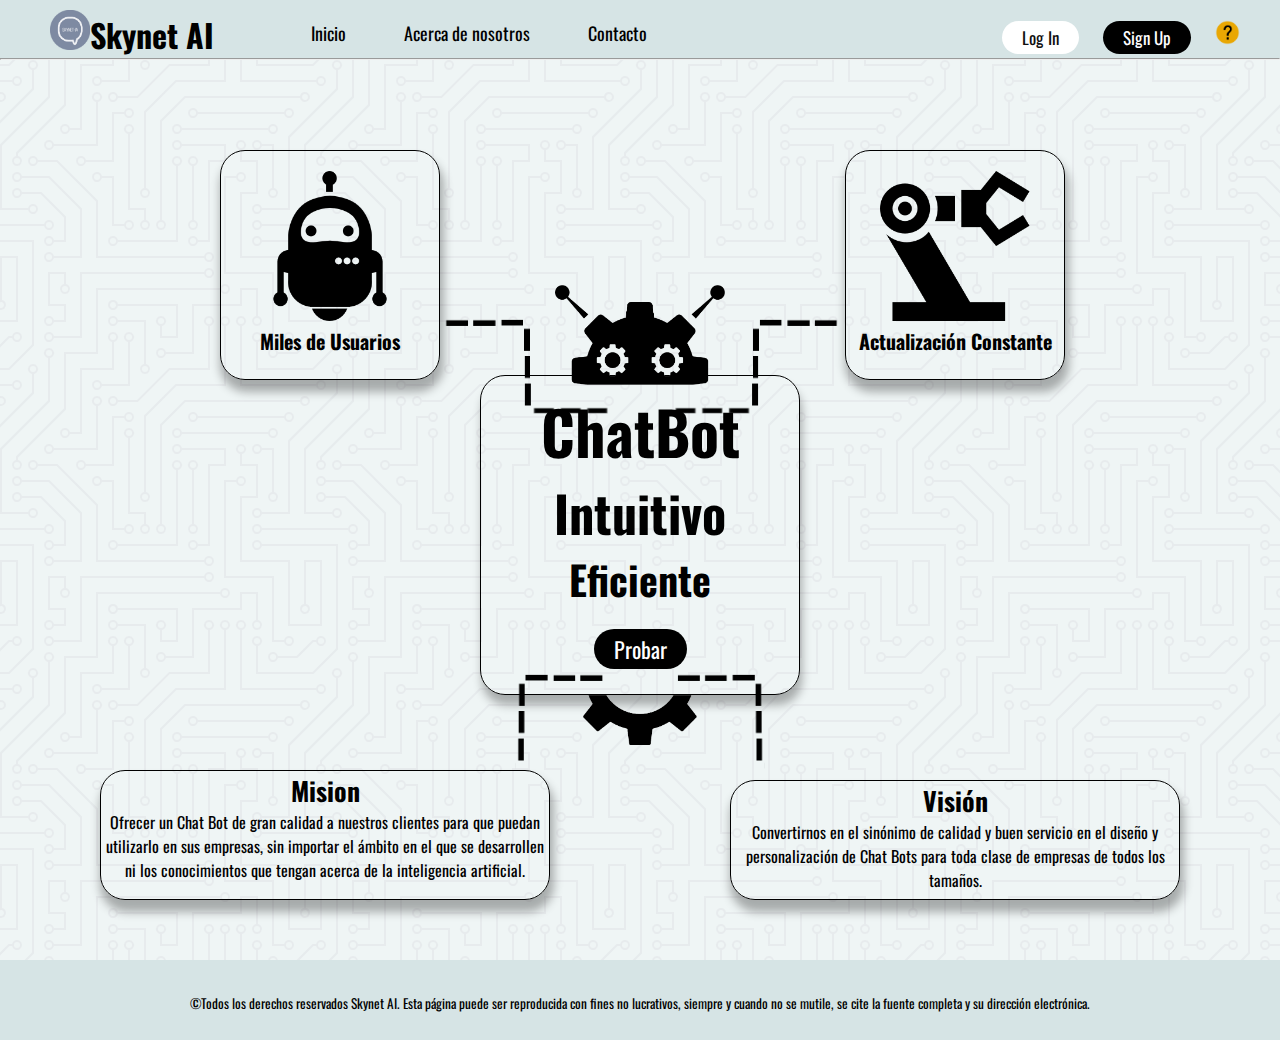
<file: index.html>
<!DOCTYPE html>
<html lang="es">

<head>
  <meta charset="UTF-8">
  <meta http-equiv="X-UA-Compatible" content="IE=edge">
  <meta name="viewport" content="width=device-width, initial-scale=1.0">
  <title>Menú Principal</title>
  <!--FONTS-->
    <link rel="preconnect" href="https://fonts.googleapis.com">
    <link rel="preconnect" href="https://fonts.gstatic.com" crossorigin>
    <link href="https://fonts.googleapis.com/css2?family=Oswald:wght@200;300;400&display=swap" rel="stylesheet">
    <link rel="preconnect" href="https://fonts.googleapis.com">
    <link rel="preconnect" href="https://fonts.gstatic.com" crossorigin>
    <link href="https://fonts.googleapis.com/css2?family=Oswald:wght@200;300;400&display=swap" rel="stylesheet">
  <!--CUSTOM CSS-->
  <link rel="stylesheet" type="text/css" href="css/index.css">
</head>
<body>
  <!-- Contenedor General -->
  <div id="header">
    <nav>
      <ul>
        <li id="logos">
            <img src="img/skynetai_mini.png" height="40px"/>
            <h1>Skynet AI</h1>
            <div id="menu">
                <a class="pulse" href="index.html">Inicio</a>
                <a class="pulse" href="nosotros.html">Acerca de nosotros</a>
                <a class="pulse" href="contacto.html">Contacto</a>
            </div>
        </li>
        <li id="login">
            <a id="log" href="login.html">Log In</a>
            <a id="sign" href="sign.html">Sign Up</a>
            <a href="ayudas.html" id="ayuda" class="ayuda"><img src="img/ayuda.png" alt="Icono de Ayuda" height="25px"></a>
        </li>
      </ul>
    </nav>
  </div>
  <hr>  
      <div id="contenido">

       
        
        <!--Miles de Usuarios-->
        <div id="acts" class="box">
            <img src="img/robot2.png" height="150px"/>
            <p>Miles de Usuarios</p>
        </div>
        <img id="lines" class="ocultar" src="img/lines.png" height="130px"/>

         <!--Centro-->
         <div class="center">
          <img id="robup" src="img/up.png" height="100px"/>
          <div id="test">
              <p>ChatBot</p>
              <p>Intuitivo</p>
              <p>Eficiente</p>
              <a id="probar" href="login.html">Probar</a>
          </div>
          <img id="robdown" src="img/down.png" height="50px"/>
        </div>
       
        <!--Actualización Constante-->
        <div id="resps" class="box">
            <img src="img/respuesta.png" height="150px"/>
            <p>Actualización Constante</p>
        </div>

        <img id="lines2" class="ocultar" src="img/lines.png" height="130px"/>

        
        
        <!--Misión-->
        <div id="mision" class="box">
            <p>Mision</p>
            <p>Ofrecer un Chat Bot de gran calidad a nuestros clientes para que puedan utilizarlo en sus empresas, sin importar el ámbito en el que se desarrollen ni los conocimientos que tengan acerca de la inteligencia artificial.</p>
        </div>
        <img id="lines3" class="ocultar" src="img/lines2.png" height="130px"/>

        <!--Visión-->
        <div id="vision" class="box">
            <p>Visión</p>
            <p>Convertirnos en el sinónimo de calidad y buen servicio en el diseño y personalización de Chat Bots para toda clase de empresas de todos los tamaños.</p>
        </div>
        <img id="lines4" class="ocultar" src="img/lines2.png" height="130px"/>

      </div>
      
    <footer class="footer">
        <div class="container-permisos" >
          <small>©Todos los derechos reservados Skynet AI. Esta página puede ser reproducida con fines
            no lucrativos, siempre y cuando no se mutile, se cite la fuente completa y su dirección electrónica.
        </small>
        </div>
    </footer>
</body>

</html>
</file>
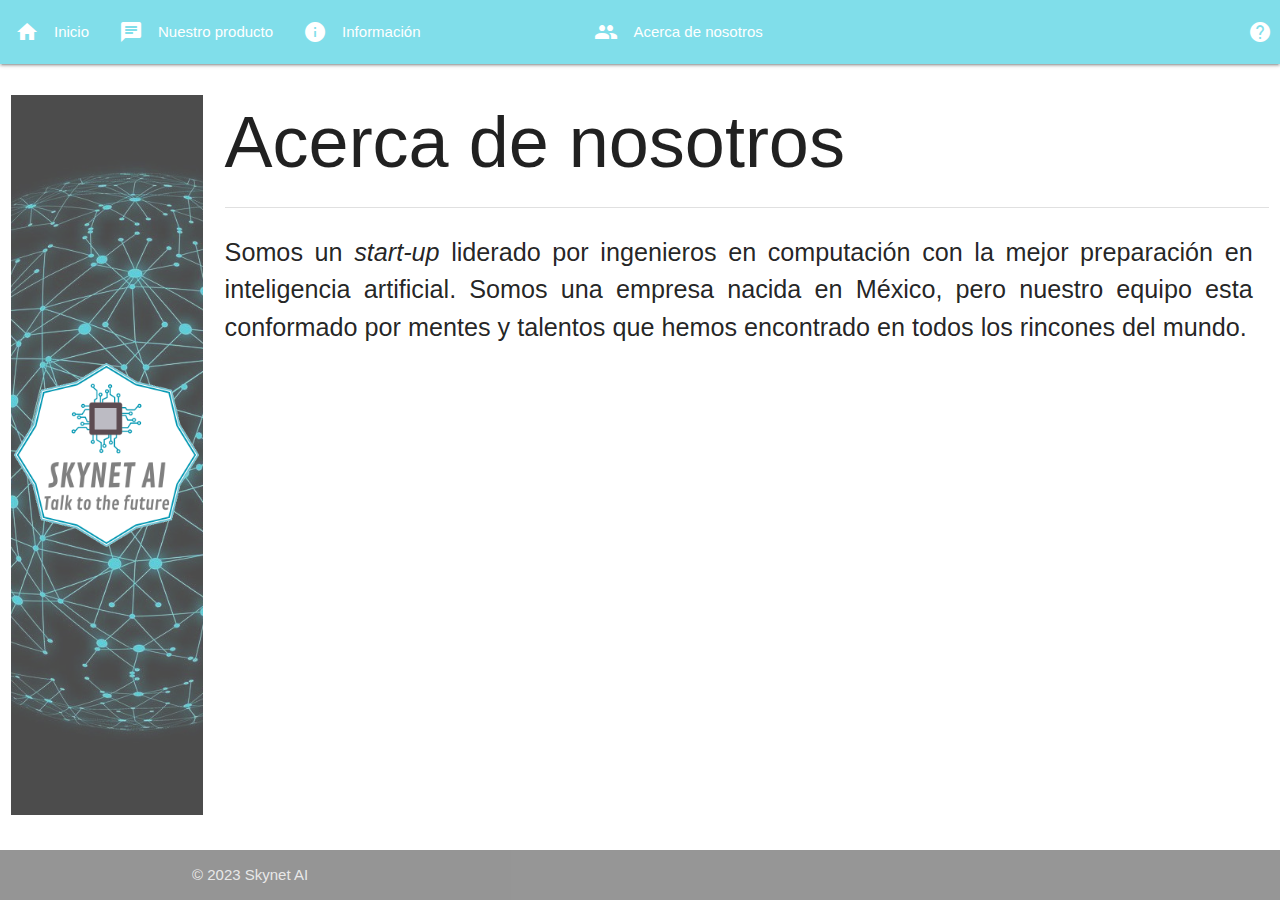
<file: aboutus.html>
<!DOCTYPE html>
<html lang="es">
  <head>
    <meta charset="UTF-8" />
    <title>Acerca de nosotros | Skynet AI</title>
    <link rel="icon" type="image/x-icon" href="img/favicon.ico" />
    <link
      href="https://fonts.googleapis.com/icon?family=Material+Icons"
      rel="stylesheet"
    />
    <link
      type="text/css"
      rel="stylesheet"
      href="css/materialize.min.css"
      media="screen,projection"
    />
    <link rel="stylesheet" href="css/style.css" />
    <meta name="viewport" content="width=device-width, initial-scale=1.0" />
  </head>
  <body>
    <header>
      <!-- NAVBAR -->
      <nav>
        <div class="nav-wrapper cyan lighten-3">
          <a
            style="height: inherit"
            href="#!"
            class="brand-logo hide-on-large-only"
            ><img src="img/skynetai_mini.png" alt="Skynet AI logo"
          /></a>
          <a href="#" class="sidenav-trigger" data-target="side-menu"
            ><i class="material-icons">menu</i></a
          >
          <ul class="left hide-on-med-and-down">
            <li>
              <a href="index.html"
                ><i class="material-icons left">home</i>Inicio</a
              >
            </li>
            <li>
              <a href="chatbot.html"
                ><i class="material-icons left">chat</i>Nuestro producto</a
              >
            </li>
            <li>
              <a href="info.html"
                ><i class="material-icons left">info</i>Información</a
              >
            </li>
            <li>
              <a href="#"
                ><i class="material-icons left">emoji_people</i>Acerca de
                nosotros</a
              >
            </li>
          </ul>
          <div
            style="padding-right: 8px"
            class="right tooltipped"
            data-position="left"
            data-tooltip="Ayuda"
          >
            <a href="ayuda.html"><i class="material-icons">help</i></a>
          </div>
      </nav>
      <!-- END NAVBAR -->
      <!-- SIDENAV -->
      <ul class="sidenav" id="side-menu">
        <li>
          <div class="container center hide-on-small-only">
            <a href="#"
              ><img
                class="circle"
                style="height: 15vh"
                src="img/skynetai_mini.png"
                alt="Skynet AI logo"
            /></a>
          </div>
        </li>
        <li>
          <a href="index.html"><i class="material-icons">home</i>Inicio</a>
        </li>
        <li>
          <a href="chatbot.html"
            ><i class="material-icons left">chat</i>Nuestro producto</a
          >
        </li>
        <li>
          <a href="info.html"
            ><i class="material-icons left">info</i>Información</a
          >
        </li>
        <li>
          <a href="#"
            ><i class="material-icons left">emoji_people</i>Acerca de
            nosotros</a
          >
        </li>
        <li><div class="divider"></div></li>
        <li>
          <a href="ayuda.html"><i class="material-icons">help</i>Ayuda</a>
        </li>
      </ul>
      <!-- END SIDENAV -->
    </header>

    <!-- CONTENIDO PRINCIPAL -->
    <main>
      <div style="height: 80vh;" class="row">
        <!-- SIDEBAR -->
        <div class="sidebar col m2 hide-on-small-only valign-wrapper">
          <div class="background">
            <img src="img/neuralnetwork.jpg">
          </div>
          <img class="logo" src="img/skynetai_nobg.png" alt="Skynet AI logo">
        </div>
        <!-- SIDEBAR END -->

        <div class="col m10">
          <h1 class="responsive-h1" style="margin-top: 8px;">Acerca de nosotros</h1>
          <div class="divider"></div>
          <p style="text-align: justify; margin-right: 16px;" class="flow-text">
            Somos un <em>start-up</em> liderado por ingenieros en computación con la mejor preparación en inteligencia artificial. Somos una empresa nacida en México, pero nuestro equipo esta conformado por mentes y talentos que hemos encontrado en todos los rincones del mundo. 
          </p>
        </div>
      </div>
    </main>
    <!-- END CONTENIDO PRINCIPAL -->

    <!-- FOOTER -->
    <footer class="page-footer grey">
      <div class="footer-copyright">
        <div class="container">© 2023 Skynet AI</div>
      </div>
    </footer>
    <!-- END FOOTER -->
    <!-- Materialize JS -->
    <script type="text/javascript" src="js/materialize.min.js"></script>
    <script src="js/app.js"></script>
  </body>
</html>
</file>
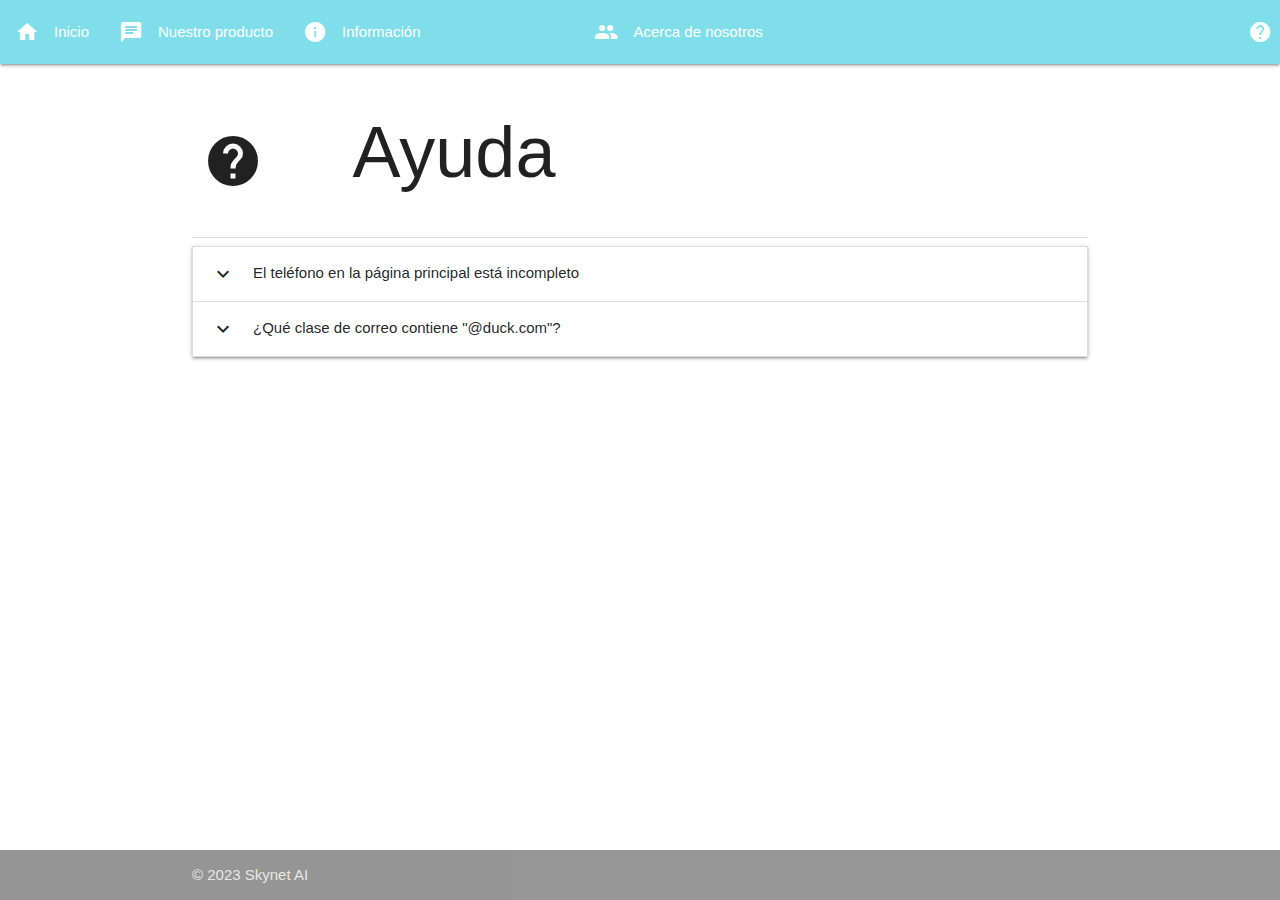
<file: ayuda.html>
<!DOCTYPE html>
<html lang="es">
  <head>
    <meta charset="UTF-8" />
    <title>Ayuda | Skynet AI</title>
    <link rel="icon" type="image/x-icon" href="img/favicon.ico" />
    <link
      href="https://fonts.googleapis.com/icon?family=Material+Icons"
      rel="stylesheet"
    />
    <link
      type="text/css"
      rel="stylesheet"
      href="css/materialize.min.css"
      media="screen,projection"
    />
    <link rel="stylesheet" href="css/style.css" />
    <meta name="viewport" content="width=device-width, initial-scale=1.0" />
  </head>
  <body>
    <header>
      <!-- NAVBAR -->
      <nav>
        <div class="nav-wrapper cyan lighten-3">
          <a
            style="height: inherit"
            href="#!"
            class="brand-logo hide-on-large-only"
            ><img src="img/skynetai_mini.png" alt="Skynet AI logo"
          /></a>
          <a href="#" class="sidenav-trigger" data-target="side-menu"
            ><i class="material-icons">menu</i></a
          >
          <ul class="left hide-on-med-and-down">
            <li>
              <a href="index.html"
                ><i class="material-icons left">home</i>Inicio</a
              >
            </li>
            <li>
              <a href="chatbot.html"
                ><i class="material-icons left">chat</i>Nuestro producto</a
              >
            </li>
            <li>
              <a href="info.html"
                ><i class="material-icons left">info</i>Información</a
              >
            </li>
            <li>
              <a href="aboutus.html"
                ><i class="material-icons left">emoji_people</i>Acerca de
                nosotros</a
              >
            </li>
          </ul>
          <div
            style="padding-right: 8px"
            class="right tooltipped"
            data-position="left"
            data-tooltip="Ayuda"
          >
            <a href="#"><i class="material-icons">help</i></a>
          </div>
      </nav>
      <!-- END NAVBAR -->
      <!-- SIDENAV -->
      <ul class="sidenav" id="side-menu">
        <li>
          <div class="container center hide-on-small-only">
            <a href="#"
              ><img
                class="circle"
                style="height: 15vh"
                src="img/skynetai_mini.png"
                alt="Skynet AI logo"
            /></a>
          </div>
        </li>
        <li>
          <a href="index.html"><i class="material-icons">home</i>Inicio</a>
        </li>
        <li>
          <a href="chatbot.html"
            ><i class="material-icons left">chat</i>Nuestro producto</a
          >
        </li>
        <li>
          <a href="info.html"
            ><i class="material-icons left">info</i>Información</a
          >
        </li>
        <li>
          <a href="aboutus.html"
            ><i class="material-icons left">emoji_people</i>Acerca de
            nosotros</a
          >
        </li>
        <li><div class="divider"></div></li>
        <li>
          <a href="#"><i class="material-icons">help</i>Ayuda</a>
        </li>
      </ul>
      <!-- END SIDENAV -->
    </header>

    <!-- CONTENIDO PRINCIPAL -->
    <main>
      <div class="container" style="height: 80vh;">
        <div class="row" style="display: flex; align-items: center;">
          <i class="medium material-icons col s2">help</i>
          <h1 class="responsive-h1 col s10">Ayuda</h1>
        </div>
        <div class="divider"></div>
        <ul class="collapsible expandable">
          <li>
            <div class="collapsible-header"><i class="material-icons">expand_more</i>El teléfono en la página principal está incompleto</div>
            <div class="collapsible-body">Esta compañía no es real.</div>
          </li>
          <li>
            <div class="collapsible-header"><i class="material-icons">expand_more</i>¿Qué clase de correo contiene "@duck.com"?</div>
            <div class="collapsible-body">Esta compañía no es real.</div>
          </li>
        </ul>
      
      </div>
    </main>
    <!-- END CONTENIDO PRINCIPAL -->

    <!-- FOOTER -->
    <footer class="page-footer grey">
      <div class="footer-copyright">
        <div class="container">© 2023 Skynet AI</div>
      </div>
    </footer>
    <!-- END FOOTER -->
    <!-- Materialize JS -->
    <script type="text/javascript" src="js/materialize.min.js"></script>
    <script src="js/app.js"></script>
  </body>
</html>
</file>
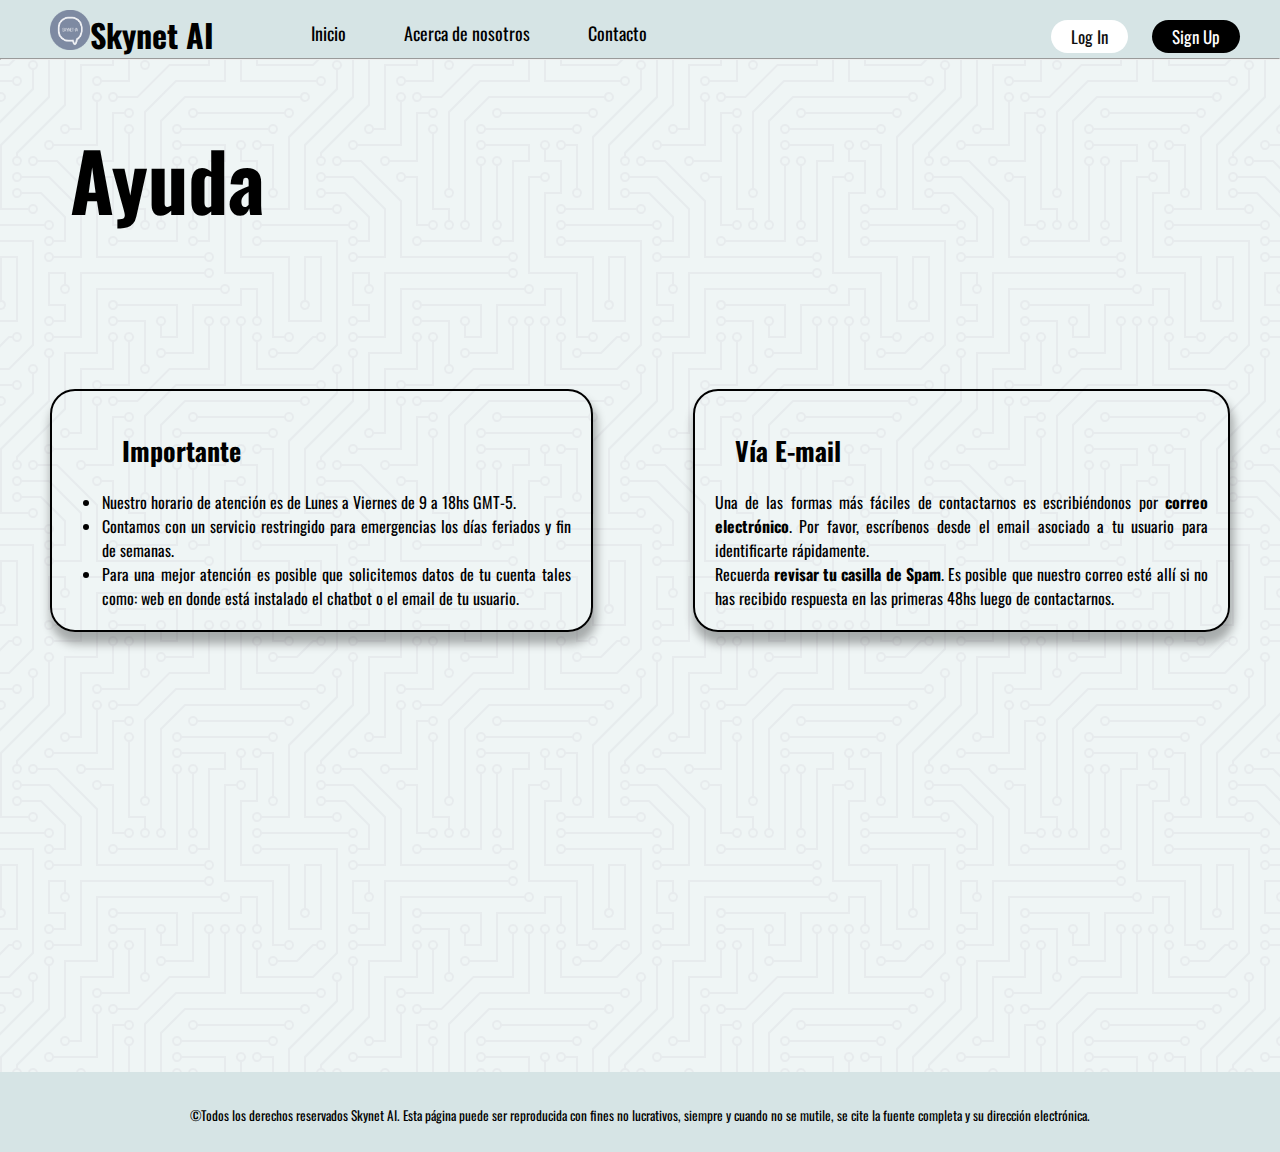
<file: ayudas.html>
<!DOCTYPE html>
<html lang="es">

<head>
  <meta charset="UTF-8">
  <meta http-equiv="X-UA-Compatible" content="IE=edge">
  <meta name="viewport" content="width=device-width, initial-scale=1.0">
  <title>Ayuda</title>
  <!--FONTS-->
    <link rel="preconnect" href="https://fonts.googleapis.com">
    <link rel="preconnect" href="https://fonts.gstatic.com" crossorigin>
    <link href="https://fonts.googleapis.com/css2?family=Oswald:wght@200;300;400&display=swap" rel="stylesheet">
    <link rel="preconnect" href="https://fonts.googleapis.com">
    <link rel="preconnect" href="https://fonts.gstatic.com" crossorigin>
    <link href="https://fonts.googleapis.com/css2?family=Oswald:wght@200;300;400&display=swap" rel="stylesheet">
  <!--CUSTOM CSS-->
  <link rel="stylesheet" type="text/css" href="css/chatbot.css">
</head>
<body>
  <!-- Contenedor General -->
  <div id="header">
    <nav>
      <ul>
        <li id="logos">
            <img src="img/skynetai_mini.png" height="40px"/>
            <h1>Skynet AI</h1>
            <div id="menu">
              <a class="pulse" href="index.html">Inicio</a>
              <a class="pulse" href="nosotros.html">Acerca de nosotros</a>
              <a class="pulse" href="contacto.html">Contacto</a>
            </div>
        </li>
        <li id="login">
            <a id="log" href="login.html">Log In</a>
            <a id="sign" href="sign.html">Sign Up</a>
        </li>
      </ul>
    </nav>
  </div>
  <hr>  
      <div id="contenido">
        <h1>Ayuda</h1>
      <!--Importante-->
      <div id="importante" class="box">
          <p>Importante</p>
          <p>
            <ul>
              <li>Nuestro horario de atención es de Lunes a Viernes de 9 a 18hs GMT-5.</li>
              <li>Contamos con un servicio restringido para emergencias los días feriados y fin de semanas.</li>
              <li>Para una mejor atención es posible que solicitemos datos de tu cuenta tales como: web en donde está instalado el chatbot o el email de tu usuario.</li>
            </ul>
          </p>
      </div>

      <!--e-mail-->
      <div id="email" class="box">
        <p>Vía E-mail</p>
        <p>Una de las formas más fáciles de contactarnos es escribiéndonos por <a href="contacto.html">correo electrónico</a>. Por favor, escríbenos desde el email asociado a tu usuario para identificarte rápidamente.</p>
        <p>Recuerda <b>revisar tu casilla de Spam</b>. Es posible que nuestro correo esté allí si no has recibido respuesta en las primeras 48hs luego de contactarnos. </p>
        
    </div>


      </div>
      
    <footer class="footer">
        <div class="container-permisos" >
          <small>©Todos los derechos reservados Skynet AI. Esta página puede ser reproducida con fines
            no lucrativos, siempre y cuando no se mutile, se cite la fuente completa y su dirección electrónica.
        </small>
        </div>
    </footer>
</body>

</html>
</file>
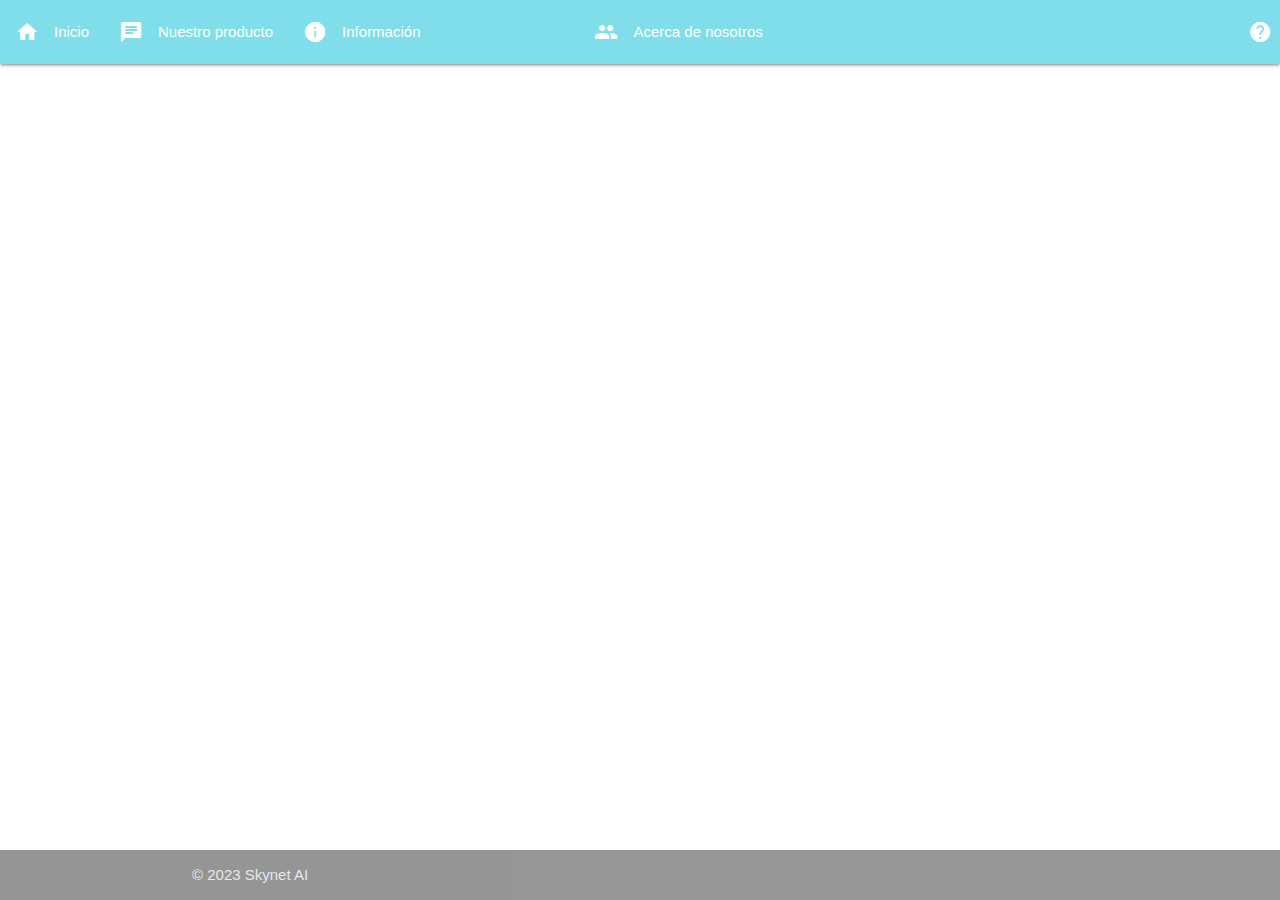
<file: chatbot.html>
<!DOCTYPE html>
<html lang="es">
  <head>
    <meta charset="UTF-8" />
    <title>ChatBot | Skynet AI</title>
    <link rel="icon" type="image/x-icon" href="img/favicon.ico" />
    <link
      href="https://fonts.googleapis.com/icon?family=Material+Icons"
      rel="stylesheet"
    />
    <link
      type="text/css"
      rel="stylesheet"
      href="css/materialize.min.css"
      media="screen,projection"
    />
    <link rel="stylesheet" href="css/style.css" />
    <meta name="viewport" content="width=device-width, initial-scale=1.0" />
  </head>
  <body>
    <header>
      <!-- NAVBAR -->
      <nav>
        <div class="nav-wrapper cyan lighten-3">
          <a
            style="height: inherit"
            href="#!"
            class="brand-logo hide-on-large-only"
            ><img src="img/skynetai_mini.png" alt="Skynet AI logo"
          /></a>
          <a href="#" class="sidenav-trigger" data-target="side-menu"
            ><i class="material-icons">menu</i></a
          >
          <ul class="left hide-on-med-and-down">
            <li>
              <a href="index.html"
                ><i class="material-icons left">home</i>Inicio</a
              >
            </li>
            <li>
              <li>
                <a href="#"
                  ><i class="material-icons left">chat</i>Nuestro producto</a
                >
              </li>
              <li>
                <a href="info.html"
                  ><i class="material-icons left">info</i>Información</a
                >
              </li>
            </li>
            <li>
              <a href="aboutus.html"
                ><i class="material-icons left">emoji_people</i>Acerca de
                nosotros</a
              >
            </li>
          </ul>
          <div
            style="padding-right: 8px"
            class="right tooltipped"
            data-position="left"
            data-tooltip="Ayuda"
          >
            <a href="ayuda.html"><i class="material-icons">help</i></a>
          </div>
        </div>
      </nav>
      <!-- END NAVBAR -->
      <!-- SIDENAV -->
      <ul class="sidenav" id="side-menu">
        <li>
          <div class="container center hide-on-small-only">
            <a href="#"
              ><img
                class="circle"
                style="height: 15vh"
                src="img/skynetai_mini.png"
                alt="Skynet AI logo"
            /></a>
          </div>
        </li>
        <li>
          <a href="index.html"><i class="material-icons">home</i>Inicio</a>
        </li>
        <li>
          <a href="#"
            ><i class="material-icons left">chat</i>Nuestro producto</a
          >
        </li>
        <li>
          <a href="info.html"
            ><i class="material-icons left">info</i>Información</a
          >
        </li>
        <li>
          <a href="aboutus.html"
            ><i class="material-icons left">emoji_people</i>Acerca de
            nosotros</a
          >
        </li>
        <li><div class="divider"></div></li>
        <li>
          <a href="ayuda.html"><i class="material-icons">help</i>Ayuda</a>
        </li>
      </ul>
      <!-- END SIDENAV -->
    </header>

    <!-- CONTENIDO PRINCIPAL -->
    <main>
      <div class="container">
        <script
          SameSite="None; Secure"
          src="https://cdn.landbot.io/landbot-3/landbot-3.0.0.js"
        ></script>
        <div id="myLandbot" style="width: 100%; height: 700px"></div>
        <script>
          var myLandbot = new Landbot.Container({
            container: "#myLandbot",
            configUrl:
              "https://storage.googleapis.com/landbot.online/v3/H-1501075-8OHZ4N7F11VC6A97/index.json",
          });
        </script>
      </div>
    </main>
    <!-- END CONTENIDO PRINCIPAL -->

    <!-- FOOTER -->
    <footer class="page-footer grey">
      <div class="footer-copyright">
        <div class="container">© 2023 Skynet AI</div>
      </div>
    </footer>
    <!-- END FOOTER -->
    <!-- Materialize JS -->
    <script type="text/javascript" src="js/materialize.min.js"></script>
    <script src="js/app.js"></script>
  </body>
</html>
</file>
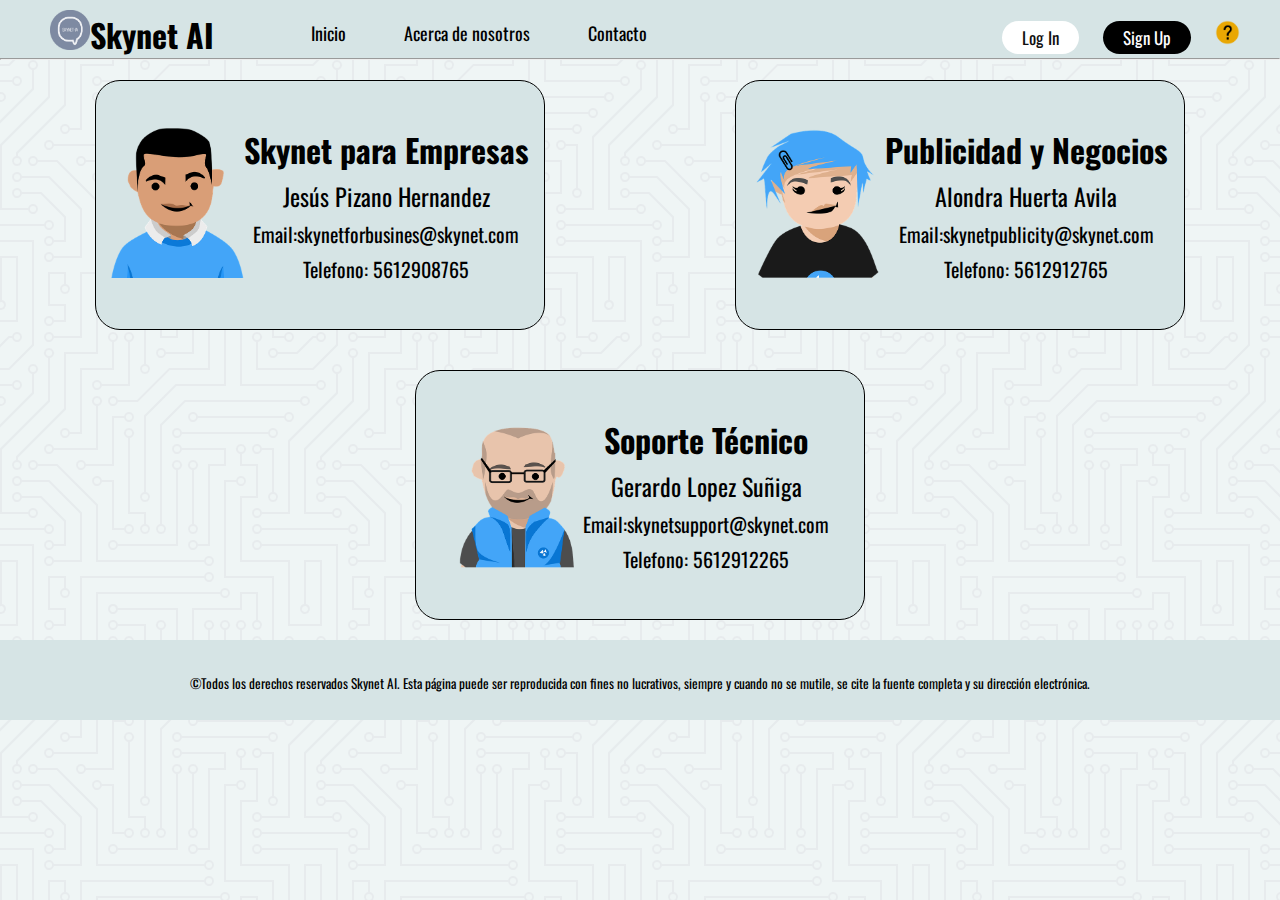
<file: contacto.html>
<!DOCTYPE html>
<html lang="es">

<head>
  <meta charset="UTF-8">
  <meta http-equiv="X-UA-Compatible" content="IE=edge">
  <meta name="viewport" content="width=device-width, initial-scale=1.0">
  <title>Contacto</title>
  <!--FONTS-->
    <link rel="preconnect" href="https://fonts.googleapis.com">
    <link rel="preconnect" href="https://fonts.gstatic.com" crossorigin>
    <link href="https://fonts.googleapis.com/css2?family=Oswald:wght@200;300;400&display=swap" rel="stylesheet">
    <link rel="preconnect" href="https://fonts.googleapis.com">
    <link rel="preconnect" href="https://fonts.gstatic.com" crossorigin>
    <link href="https://fonts.googleapis.com/css2?family=Oswald:wght@200;300;400&display=swap" rel="stylesheet">
  <!--CUSTOM CSS-->
  <link rel="stylesheet" type="text/css" href="css/contacto.css">
</head>
<body>
  <!-- Contenedor General -->
  <div id="header">
    <nav>
      <ul>
        <li id="logos">
            <img src="img/skynetai_mini.png" height="40px"/>
            <h1>Skynet AI</h1>
            <div id="menu">
              <a class="pulse" href="index.html">Inicio</a>
              <a class="pulse" href="nosotros.html">Acerca de nosotros</a>
              <a class="pulse" href="contacto.html">Contacto</a>
            </div>
        </li>
        <li id="login">
            <a id="log" href="login.html">Log In</a>
            <a id="sign" href="sign.html">Sign Up</a>
            <a href="ayudas.html" id="ayuda" class="ayuda"><img src="img/ayuda.png" alt="Icono de Ayuda" height="25px"></a>
        </li>
      </ul>
    </nav>
  </div>
  <hr>  
      <div id="contenido">

         <!--Empresas-->
         <a id="link_empresas" href="mailto:skynetforbusines@skynet.com">
        <div id="empresas" class="box">
          <div id="empresas_1">
            <img id="empresario" src="img/Empresas.png" height="150px"/>
          </div>
          
          <div id="empresas_2">
            <h1>Skynet para Empresas</h1>
            <p>Jesús Pizano Hernandez</p>
            <p>Email:skynetforbusines@skynet.com</p>
            <p>Telefono: 5612908765</p>
          </div>
        </div>
        </a>

        <!--Publicidad-->
        <a href="mailto:skynetpublicity@skynet.com">
        <div id="publici" class="box">
          <div id="publici_1">
            <img id="publicitario" src="img/Publici.png" height="150px"/>
          </div>
          
          <div id="publici_2">
            <h1>Publicidad y Negocios</h1>
            <p>Alondra Huerta Avila</p>
            <p>Email:skynetpublicity@skynet.com</p>
            <p>Telefono: 5612912765</p>
          </div>
          
        </div>
        </a>
        <!--Soporte-->
        <a href="mailto:skynetsupport@skynet.com">
        <div id="soporte" class="box">
          <div id="soporte_1">
            <img id="soportetec" src="img/Soporte.png" height="150px"/>
          </div>
          
          <div id="soporte_2">
            <h1>Soporte Técnico</h1>
            <p>Gerardo Lopez Suñiga</p>
            <p>Email:skynetsupport@skynet.com</p>
            <p>Telefono: 5612912265</p>
          </div>
          
        </div>
        </a>

      </div>
      
    <footer class="footer">
        <div class="container-permisos" >
          <small>©Todos los derechos reservados Skynet AI. Esta página puede ser reproducida con fines
            no lucrativos, siempre y cuando no se mutile, se cite la fuente completa y su dirección electrónica.
        </small>
        </div>
    </footer>
</body>

</html>
</file>
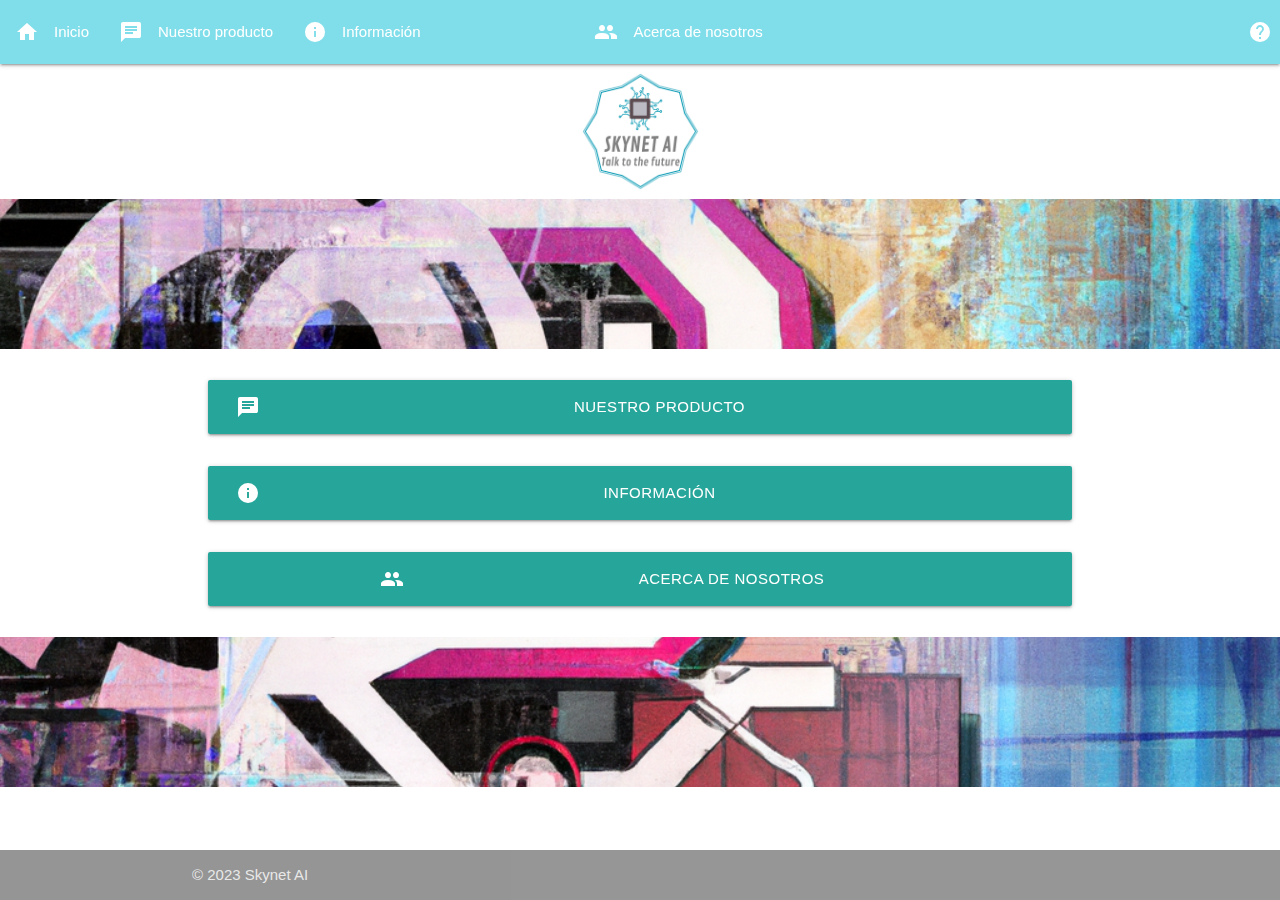
<file: indexs.html>
<!DOCTYPE html>
<html lang="es">
  <head>
    <meta charset="UTF-8" />
    <title>Skynet AI</title>
    <link rel="icon" type="image/x-icon" href="img/favicon.ico" />

    <link
      href="https://fonts.googleapis.com/icon?family=Material+Icons"
      rel="stylesheet"
    />
    <link
      type="text/css"
      rel="stylesheet"
      href="css/materialize.min.css"
      media="screen,projection"
    />
    <link rel="stylesheet" href="css/style.css" />
    <meta name="viewport" content="width=device-width, initial-scale=1.0" />
  </head>
  <body>
    <!-- HEADER -->
    <header>
      <!-- NAVBAR -->
      <nav>
        <div class="nav-wrapper cyan lighten-3">
          <a
            style="height: inherit"
            href="#!"
            class="brand-logo hide-on-large-only"
            ><img src="img/skynetai_mini.png" alt="Skynet AI logo"
          /></a>
          <a href="#" class="sidenav-trigger" data-target="side-menu"
            ><i class="material-icons">menu</i></a
          >
          <ul class="left hide-on-med-and-down">
            <li>
              <a href="#"><i class="material-icons left">home</i>Inicio</a>
            </li>
            <li>
              <a href="chatbot.html"
                ><i class="material-icons left">chat</i>Nuestro producto</a
              >
            </li>
            <li>
              <a href="info.html"
                ><i class="material-icons left">info</i>Información</a
              >
            </li>
            <li>
              <a href="aboutus.html"
                ><i class="material-icons left">emoji_people</i>Acerca de
                nosotros</a
              >
            </li>
          </ul>
          <div
            style="padding-right: 8px"
            class="right tooltipped"
            data-position="left"
            data-tooltip="Ayuda"
          >
            <a href="ayuda.html"><i class="material-icons">help</i></a>
          </div>
        </div>
      </nav>
      <!-- END NAVBAR -->
      <!-- SIDENAV -->
      <ul class="sidenav" id="side-menu">
        <li>
          <div class="container center hide-on-small-only">
            <a href="#"
              ><img
                class="circle"
                style="height: 15vh"
                src="img/skynetai_mini.png"
                alt="Skynet AI logo"
            /></a>
          </div>
        </li>
        <li>
          <a href="#"><i class="material-icons">home</i>Inicio</a>
        </li>
        <li>
          <a href="chatbot.html"
            ><i class="material-icons left">chat</i>Nuestro producto</a
          >
        </li>
        <li>
          <a href="info.html"
            ><i class="material-icons left">info</i>Información</a
          >
        </li>
        <li>
          <a href="aboutus.html"
            ><i class="material-icons left">emoji_people</i>Acerca de
            nosotros</a
          >
        </li>
        <li><div class="divider"></div></li>
        <li>
          <a href="ayuda.html"><i class="material-icons">help</i>Ayuda</a>
        </li>
      </ul>
      <!-- END SIDENAV -->
      <!-- LOGO -->
      <div class="container center hide-on-med-and-down logo-header">
        <img src="img/skynetai_nobg.png" alt="Skynet AI logo" />
      </div>
      <!-- END LOGO -->
    </header>
    <!-- FIN HEADER -->

    <!-- CONTENIDO PRINCIPAL -->
    <main style="display: block; margin-top: 0">
      <div class="parallax-container">
        <div class="parallax"><img src="img/dalle_wallpaper.png" /></div>
      </div>
      <!-- NAV BUTTONS -->
      <div class="section white">
        <div class="container">
          <div class="nav-btn">
            <a class="waves-effect waves-light btn-large" href="chatbot.html"
              ><i class="material-icons left">chat</i>Nuestro producto</a
            >
          </div>

          <div class="nav-btn">
            <a class="waves-effect waves-light btn-large" href="info.html"
              ><i class="material-icons left">info</i>Información</a
            >
          </div>

          <div class="nav-btn">
            <a class="waves-effect waves-light btn-large" href="aboutus.html"
              ><i class="material-icons left">emoji_people</i>Acerca de
              nosotros</a
            >
          </div>
        </div>
      </div>
      <!-- NAV BUTTONS END -->
      <div class="parallax-container">
        <div class="parallax"><img src="img/dalle_wallpaper.png" /></div>
      </div>
    </main>
    <!-- END CONTENIDO PRINCIPAL -->

    <!-- FOOTER -->
    <footer class="page-footer grey">
      <div class="footer-copyright">
        <div class="container">© 2023 Skynet AI</div>
      </div>
    </footer>
    <!-- END FOOTER -->
    <!-- Materialize JS -->
    <script type="text/javascript" src="js/materialize.min.js"></script>
    <script src="js/app.js"></script>
  </body>
</html>
</file>
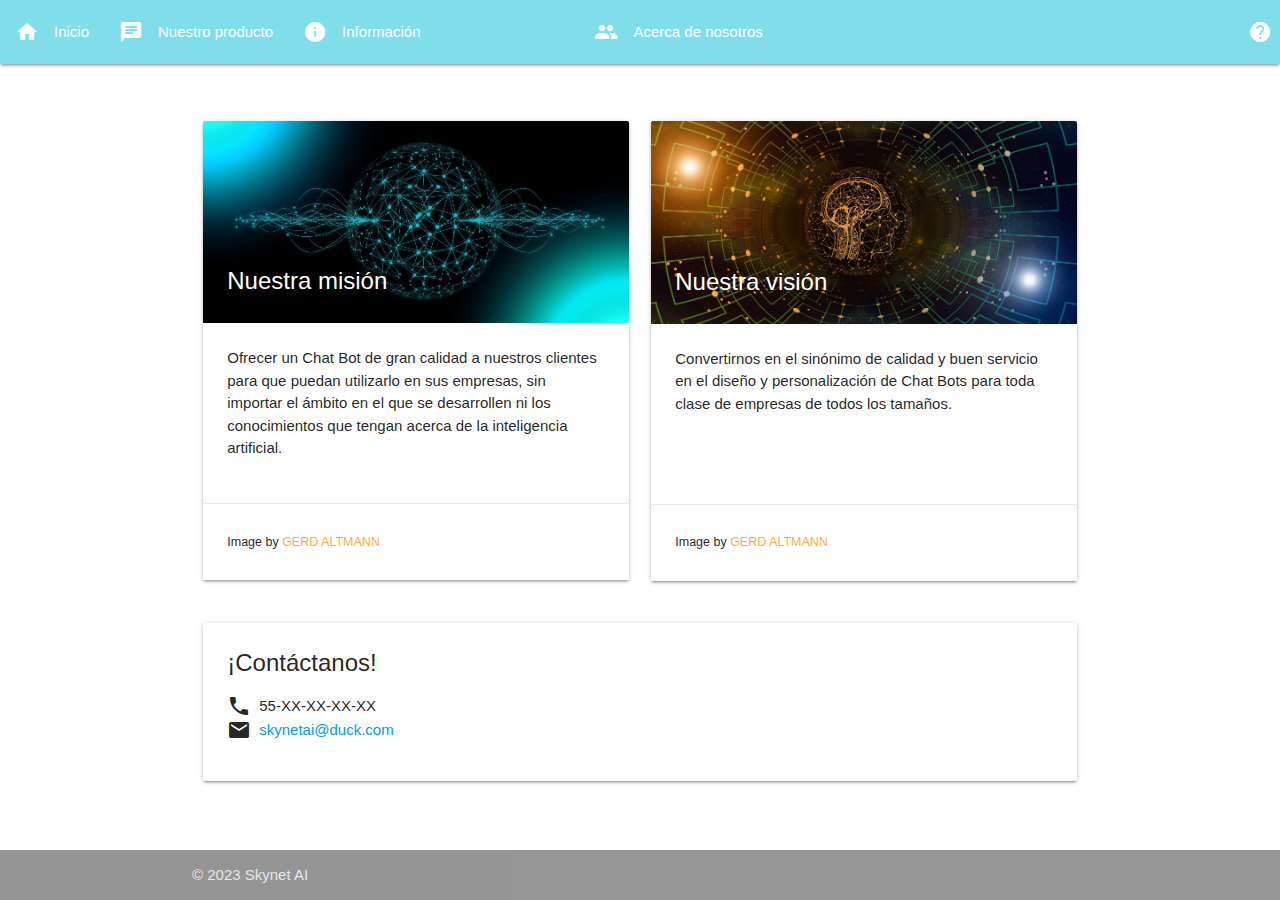
<file: info.html>
<!DOCTYPE html>
<html lang="es">
  <head>
    <meta charset="UTF-8" />
    <title>Sitio informativo | Skynet AI</title>
    <link rel="icon" type="image/x-icon" href="img/favicon.ico" />

    <link
      href="https://fonts.googleapis.com/icon?family=Material+Icons"
      rel="stylesheet"
    />
    <link
      type="text/css"
      rel="stylesheet"
      href="css/materialize.min.css"
      media="screen,projection"
    />
    <link rel="stylesheet" href="css/style.css" />
    <meta name="viewport" content="width=device-width, initial-scale=1.0" />
  </head>
  <body>
    <!-- HEADER -->
    <header>
      <!-- NAVBAR -->
      <nav>
        <div class="nav-wrapper cyan lighten-3">
          <a
            style="height: inherit"
            href="#!"
            class="brand-logo hide-on-large-only"
            ><img src="img/skynetai_mini.png" alt="Skynet AI logo"
          /></a>
          <a href="#" class="sidenav-trigger" data-target="side-menu"
            ><i class="material-icons">menu</i></a
          >
          <ul class="left hide-on-med-and-down">
            <li>
              <a href="index.html"
                ><i class="material-icons left">home</i>Inicio</a
              >
            </li>
            <li>
              <a href="chatbot.html"
                ><i class="material-icons left">chat</i>Nuestro producto</a
              >
            </li>
            <li>
              <a href="#"><i class="material-icons left">info</i>Información</a>
            </li>
            <li>
              <a href="aboutus.html"
                ><i class="material-icons left">emoji_people</i>Acerca de
                nosotros</a
              >
            </li>
          </ul>
          <div
            style="padding-right: 8px"
            class="right tooltipped"
            data-position="left"
            data-tooltip="Ayuda"
          >
            <a href="ayuda.html"><i class="material-icons">help</i></a>
          </div>
        </div>
      </nav>
      <!-- END NAVBAR -->
      <!-- SIDENAV -->
      <ul class="sidenav" id="side-menu">
        <li>
          <div class="container center hide-on-small-only">
            <a href="#"
              ><img
                class="circle"
                style="height: 15vh"
                src="img/skynetai_mini.png"
                alt="Skynet AI logo"
            /></a>
          </div>
        </li>
        <li>
          <a href="index.html"><i class="material-icons">home</i>Inicio</a>
        </li>
        <li>
          <a href="chatbot.html"
            ><i class="material-icons left">chat</i>Nuestro producto</a
          >
        </li>
        <li>
          <a href="#"><i class="material-icons left">info</i>Información</a>
        </li>
        <li>
          <a href="aboutus.html"
            ><i class="material-icons left">emoji_people</i>Acerca de
            nosotros</a
          >
        </li>
        <li><div class="divider"></div></li>
        <li>
          <a href="ayuda.html"><i class="material-icons">help</i>Ayuda</a>
        </li>
      </ul>
      <!-- END SIDENAV -->
    </header>
    <!-- FIN HEADER -->

    <!-- CONTENIDO PRINCIPAL -->
    <main>
      <div class="container">
        <!-- CARDS MISIÓN-VISIÓN -->
        <div class="row">
          <!-- CARD MISIÓN -->
          <div class="col s12 m6 card-col">
            <div class="card">
              <div class="card-image">
                <img src="img/neuralnetwork.jpg" />
                <span class="card-title">Nuestra misión</span>
              </div>
              <div class="card-content">
                <p>
                  Ofrecer un Chat Bot de gran calidad a nuestros clientes para
                  que puedan utilizarlo en sus empresas, sin importar el ámbito
                  en el que se desarrollen ni los conocimientos que tengan
                  acerca de la inteligencia artificial.
                </p>
              </div>
              <div class="card-action small-text">
                <p>
                  Image by
                  <a href="https://pixabay.com/users/geralt-9301/"
                    >Gerd Altmann</a
                  >
                </p>
              </div>
            </div>
          </div>
          <!-- CARD MISIÓN END -->
          <!-- CARD VISIÓN -->
          <div class="col s12 m6 card-col">
            <div class="card">
              <div class="card-image">
                <img src="img/networkbrain.jpg" />
                <span class="card-title">Nuestra visión</span>
              </div>
              <div class="card-content">
                <p>
                  Convertirnos en el sinónimo de calidad y buen servicio en el
                  diseño y personalización de Chat Bots para toda clase de
                  empresas de todos los tamaños.
                </p>
              </div>
              <div class="card-action small-text">
                <p>
                  Image by
                  <a href="https://pixabay.com/users/geralt-9301/"
                    >Gerd Altmann</a
                  >
                </p>
              </div>
            </div>
          </div>
          <!-- CARD VISIÓN END -->
        </div>
        <!-- CARDS MISIÓN-VISIÓN END -->

        <!-- CARD CONTACTO -->
        <div class="row">
          <div class="col s12">
            <div class="card">
              <div class="card-content">
                <span class="card-title">¡Contáctanos!</span>
                <ul>
                  <li class="valign-wrapper">
                    <i class="material-icons">call</i>
                    <p style="padding-left: 8px">55-XX-XX-XX-XX</p>
                  </li>
                  <li class="valign-wrapper">
                    <i class="material-icons">mail</i
                    ><a
                      style="padding-left: 8px"
                      href="mailto:skynetai@duck.com"
                      >skynetai@duck.com</a
                    >
                  </li>
                </ul>
              </div>
            </div>
          </div>
        </div>
        <!-- CARD CONTACTO END -->
      </div>
    </main>
    <!-- END CONTENIDO PRINCIPAL -->

    <!-- FOOTER -->
    <footer class="page-footer grey">
      <div class="footer-copyright">
        <div class="container">© 2023 Skynet AI</div>
      </div>
    </footer>
    <!-- END FOOTER -->
    <!-- Materialize JS -->
    <script type="text/javascript" src="js/materialize.min.js"></script>
    <script src="js/app.js"></script>
  </body>
</html>
</file>
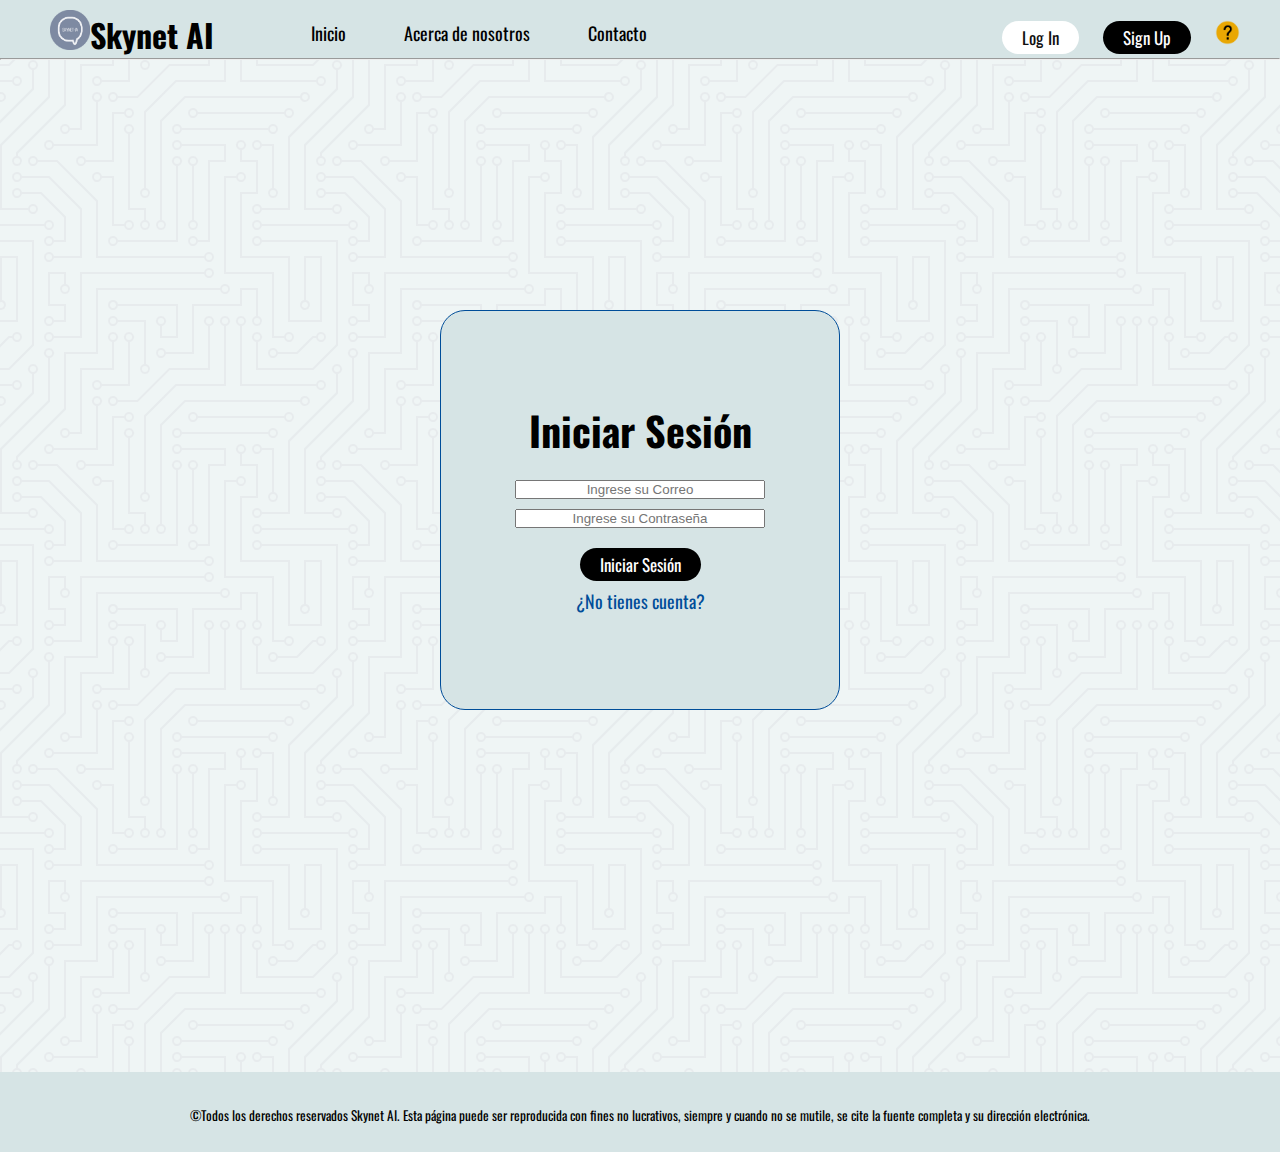
<file: login.html>
<!DOCTYPE html>
<html lang="es">

<head>
  <meta charset="UTF-8">
  <meta http-equiv="X-UA-Compatible" content="IE=edge">
  <meta name="viewport" content="width=device-width, initial-scale=1.0">
  <title>Login</title>
  <!--FONTS-->
    <link rel="preconnect" href="https://fonts.googleapis.com">
    <link rel="preconnect" href="https://fonts.gstatic.com" crossorigin>
    <link href="https://fonts.googleapis.com/css2?family=Oswald:wght@200;300;400&display=swap" rel="stylesheet">
    <link rel="preconnect" href="https://fonts.googleapis.com">
    <link rel="preconnect" href="https://fonts.gstatic.com" crossorigin>
    <link href="https://fonts.googleapis.com/css2?family=Oswald:wght@200;300;400&display=swap" rel="stylesheet">
  <!--CUSTOM CSS-->
  <link rel="stylesheet" type="text/css" href="css/login.css">
</head>
<body>
  <!-- Contenedor General -->
  <div id="header">
    <nav>
      <ul>
        <li id="logos">
            <img src="img/skynetai_mini.png" height="40px"/>
            <h1>Skynet AI</h1>
            <div id="menu">
              <a class="pulse" href="index.html">Inicio</a>
              <a class="pulse" href="nosotros.html">Acerca de nosotros</a>
              <a class="pulse" href="contacto.html">Contacto</a>
            </div>
        </li>
        <li id="login">
            <a id="log" href="login.html">Log In</a>
            <a id="sign" href="sign.html">Sign Up</a>
            <a href="ayudas.html" id="ayuda" class="ayuda"><img src="img/ayuda.png" alt="Icono de Ayuda" height="25px"></a>
        </li>
      </ul>
    </nav>
  </div>
  <hr>  
      <div id="contenido">
        <form action="php/validar.php" method="post">
            <h1>Iniciar Sesión</h1>
            <input class="controls" type="email" name="Correo" id="Correo" placeholder="Ingrese su Correo" required>
            <input class="controls" type="password" name="txtPassword" id="txtPassword" placeholder="Ingrese su Contraseña" required>
            <button id="send" name="login" value="login">Iniciar Sesión</button>
            <p><a href="sign.html">¿No tienes cuenta?</a></p>
        </form>
      </div>
      
    <footer class="footer">
        <div class="container-permisos" >
          <small>©Todos los derechos reservados Skynet AI. Esta página puede ser reproducida con fines
            no lucrativos, siempre y cuando no se mutile, se cite la fuente completa y su dirección electrónica.
        </small>
        </div>
    </footer>
</body>

</html>
</file>
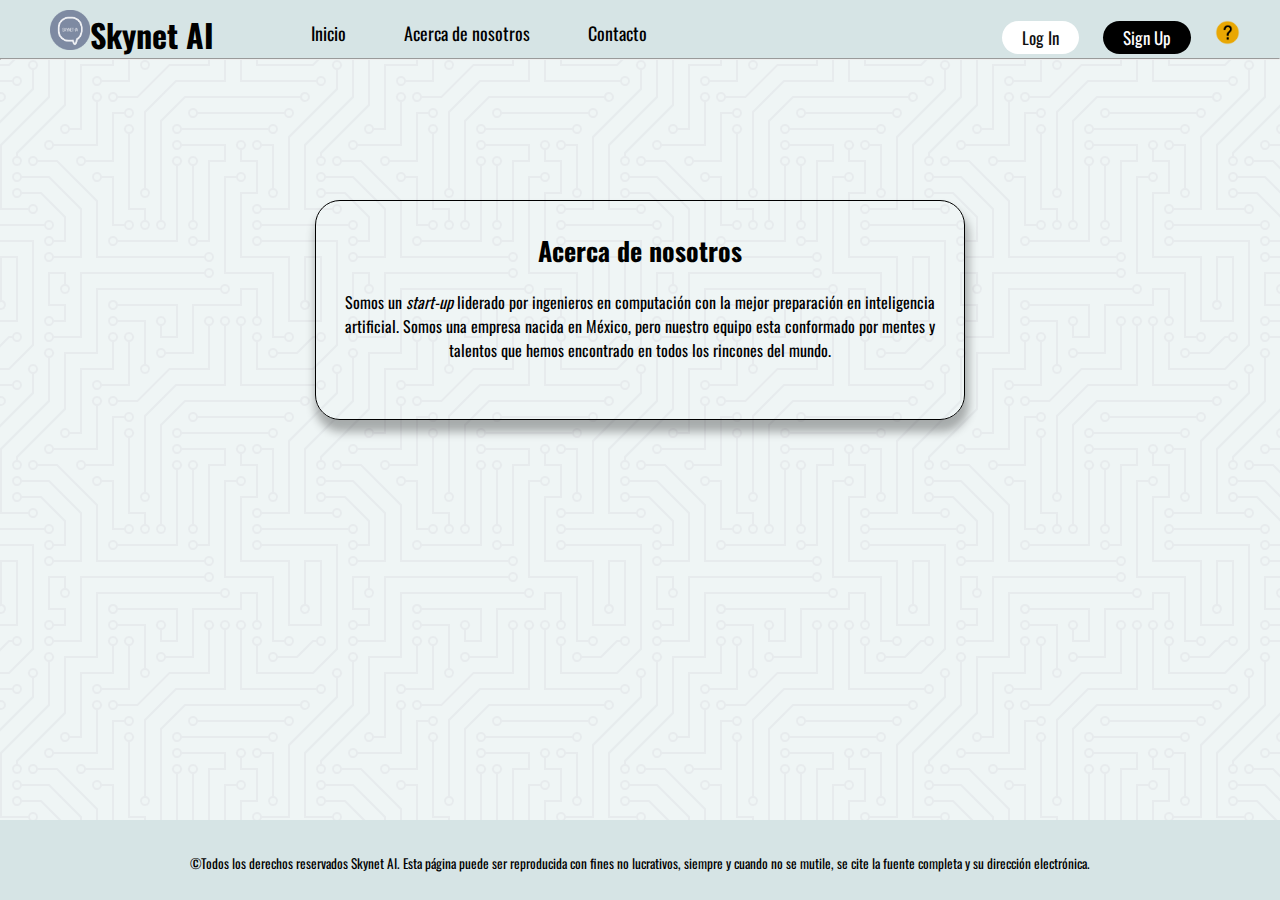
<file: nosotros.html>
<!DOCTYPE html>
<html lang="es">

<head>
  <meta charset="UTF-8">
  <meta http-equiv="X-UA-Compatible" content="IE=edge">
  <meta name="viewport" content="width=device-width, initial-scale=1.0">
  <title>Acerca de nosotros</title>
  <!--FONTS-->
    <link rel="preconnect" href="https://fonts.googleapis.com">
    <link rel="preconnect" href="https://fonts.gstatic.com" crossorigin>
    <link href="https://fonts.googleapis.com/css2?family=Oswald:wght@200;300;400&display=swap" rel="stylesheet">
    <link rel="preconnect" href="https://fonts.googleapis.com">
    <link rel="preconnect" href="https://fonts.gstatic.com" crossorigin>
    <link href="https://fonts.googleapis.com/css2?family=Oswald:wght@200;300;400&display=swap" rel="stylesheet">
  <!--CUSTOM CSS-->
  <link rel="stylesheet" type="text/css" href="css/nosotros.css">
</head>
<body>
  <!-- Contenedor General -->
  <div id="header">
    <nav>
      <ul>
        <li id="logos">
            <img src="img/skynetai_mini.png" height="40px"/>
            <h1>Skynet AI</h1>
            <div id="menu">
                <a class="pulse" href="index.html">Inicio</a>
                <a class="pulse" href="nosotros.html">Acerca de nosotros</a>
                <a class="pulse" href="contacto.html">Contacto</a>
            </div>
        </li>
        <li id="login">
            <a id="log" href="login.html">Log In</a>
            <a id="sign" href="sign.html">Sign Up</a>
            <a href="ayudas.html" id="ayuda" class="ayuda"><img src="img/ayuda.png" alt="Icono de Ayuda" height="25px"></a>
        </li>
      </ul>
    </nav>
  </div>
  <hr>  
      <div id="contenido">

        <!--Visión-->
        <div id="nosotros" class="box">
            <p>Acerca de nosotros</p>
            <p>Somos un <em>start-up</em> liderado por ingenieros en computación con la mejor preparación en inteligencia artificial. Somos una empresa nacida en México, pero nuestro equipo esta conformado por mentes y talentos que hemos encontrado en todos los rincones del mundo. </p>
        </div>

        <!-- <div id="nosotros">
          <p>Valores</p>
          <div id="Respeto" class="box">
            <p>Respeto</p>
            <p>Lorem, ipsum dolor sit amet consectetur adipisicing elit. Deleniti sapiente consectetur necessitatibus consequuntur voluptatibus nam quae harum voluptatem ipsum repudiandae? Qui doloribus perferendis explicabo magni. Ipsa, deserunt! Modi, fuga iste. </p>
          </div>
  
          <div id="Tolerancia" class="box">
            <p>Tolerancia</p>
            <p> Lorem ipsum dolor sit amet consectetur adipisicing elit. Expedita voluptatibus delectus placeat culpa iusto incidunt consequuntur quisquam. Alias earum necessitatibus, quam perferendis nisi blanditiis quis enim tenetur unde? Incidunt, perspiciatis.</p>
          </div>
  
          <div id="Igualdad" class="box">
            <p>Igualdad</p>
            <p>Lorem ipsum dolor sit amet consectetur adipisicing elit. Veniam unde quam officia officiis labore voluptate, maxime numquam obcaecati error ut. Voluptates quisquam officiis nihil repudiandae eius dolorum corporis voluptate minus.</p>
          </div>
  
          <div id="JUSTICIA" class="box">
            <p>JUSTICIA</p>
            <p>Lorem ipsum dolor sit amet consectetur adipisicing elit. Iste sunt sed consectetur dignissimos molestias, tempore nisi? Quaerat non sed, autem excepturi quis, atque temporibus repellendus dolor in, fugit quasi qui.</p>
          </div>

        </div> -->
        

      </div>
      
    <footer class="footer">
        <div class="container-permisos" >
          <small>©Todos los derechos reservados Skynet AI. Esta página puede ser reproducida con fines
            no lucrativos, siempre y cuando no se mutile, se cite la fuente completa y su dirección electrónica.
        </small>
        </div>
    </footer>
</body>

</html>
</file>
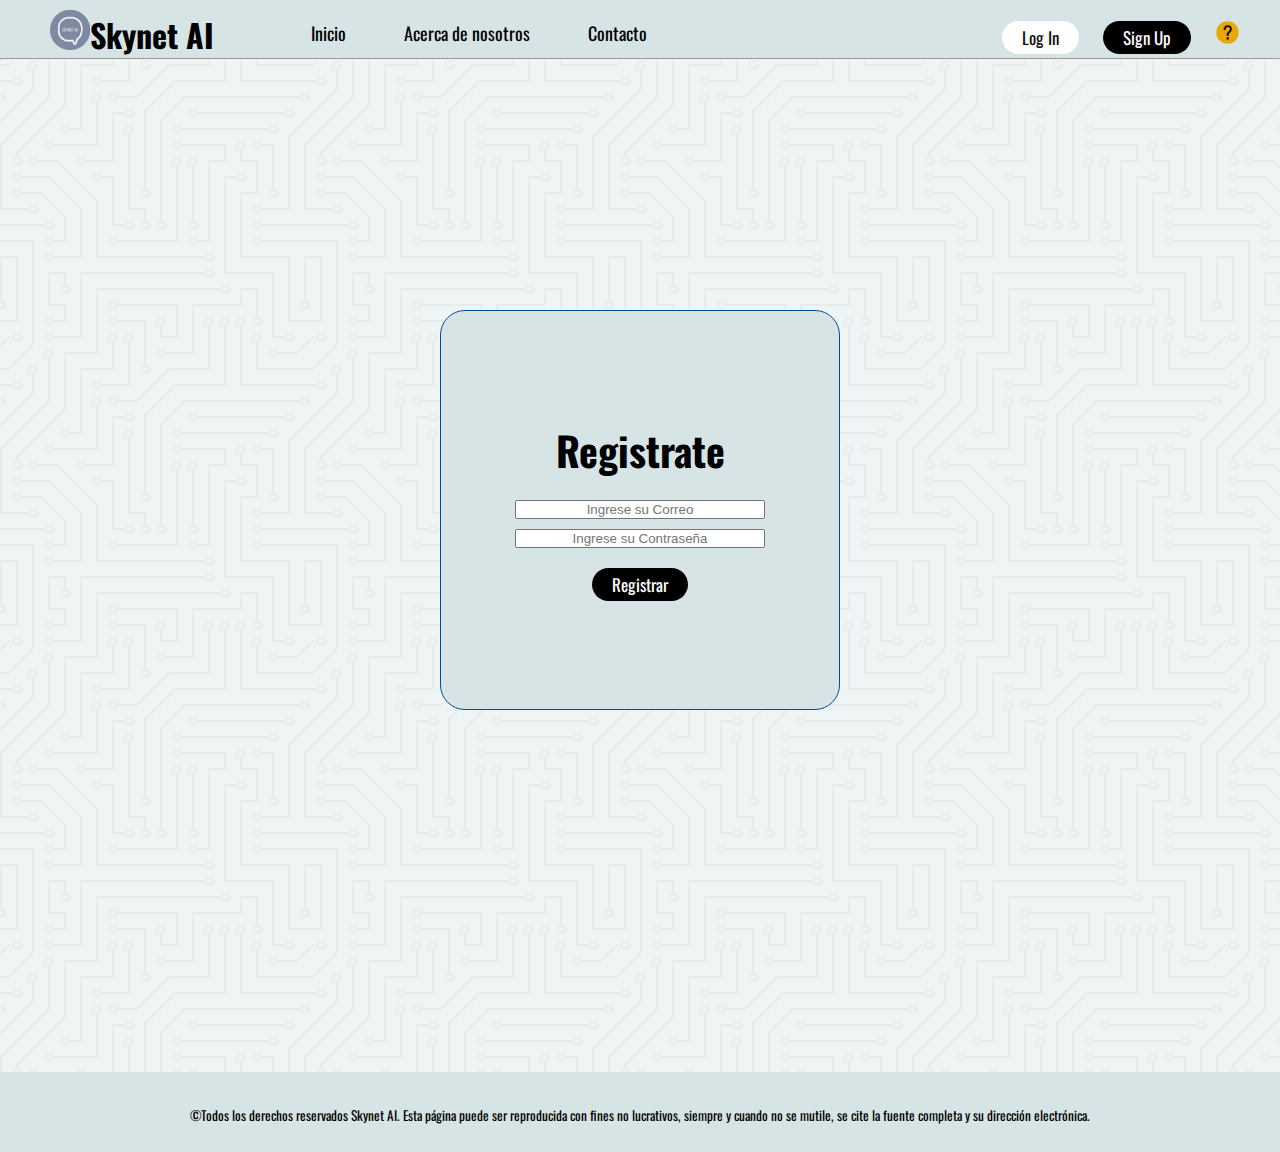
<file: sign.html>
<!DOCTYPE html>
<html lang="es">

<head>
  <meta charset="UTF-8">
  <meta http-equiv="X-UA-Compatible" content="IE=edge">
  <meta name="viewport" content="width=device-width, initial-scale=1.0">
  <title>Signs</title>
  <!--FONTS-->
    <link rel="preconnect" href="https://fonts.googleapis.com">
    <link rel="preconnect" href="https://fonts.gstatic.com" crossorigin>
    <link href="https://fonts.googleapis.com/css2?family=Oswald:wght@200;300;400&display=swap" rel="stylesheet">
    <link rel="preconnect" href="https://fonts.googleapis.com">
    <link rel="preconnect" href="https://fonts.gstatic.com" crossorigin>
    <link href="https://fonts.googleapis.com/css2?family=Oswald:wght@200;300;400&display=swap" rel="stylesheet">
  <!--CUSTOM CSS-->
  <link rel="stylesheet" type="text/css" href="css/login.css">
</head>
<body>
  <!-- Contenedor General -->
  <div id="header">
    <nav>
      <ul>
        <li id="logos">
            <img src="img/skynetai_mini.png" height="40px"/>
            <h1>Skynet AI</h1>
            <div id="menu">
              <a class="pulse" href="index.html">Inicio</a>
              <a class="pulse" href="nosotros.html">Acerca de nosotros</a>
              <a class="pulse" href="contacto.html">Contacto</a>
            </div>
        </li>
        <li id="login">
            <a id="log" href="login.html">Log In</a>
            <a id="sign" href="sign.html">Sign Up</a>
            <a href="ayudas.html" id="ayuda" class="ayuda"><img src="img/ayuda.png" alt="Icono de Ayuda" height="25px"></a>
        </li>
      </ul>
    </nav>
  </div>
  <hr>  
      <div id="contenido">
        <form action="php/registrar.php" method="post">
            <h1>Registrate</h1>
            <input class="controls" type="email" name="Correo" id="Correo" placeholder="Ingrese su Correo" required>
            <input class="controls" type="password" name="txtPassword" id="txtPassword" placeholder="Ingrese su Contraseña" required>
            <button id="send" name="login" value="login">Registrar</button>
        </form>
      </div>
      
    <footer class="footer">
        <div class="container-permisos" >
          <small>©Todos los derechos reservados Skynet AI. Esta página puede ser reproducida con fines
            no lucrativos, siempre y cuando no se mutile, se cite la fuente completa y su dirección electrónica.
        </small>
        </div>
    </footer>
</body>

</html>
</file>
<file: css/index.css>
*{
    box-sizing: border-box;
    margin: 0;
    padding: 0;
}


body{
    background: #EFF5F5;
    background-color: #EFF5F5;
    background-image: url("data:image/svg+xml,%3Csvg xmlns='http://www.w3.org/2000/svg' viewBox='0 0 304 304' width='304' height='304'%3E%3Cpath fill='%239C92AC' fill-opacity='0.1' d='M44.1 224a5 5 0 1 1 0 2H0v-2h44.1zm160 48a5 5 0 1 1 0 2H82v-2h122.1zm57.8-46a5 5 0 1 1 0-2H304v2h-42.1zm0 16a5 5 0 1 1 0-2H304v2h-42.1zm6.2-114a5 5 0 1 1 0 2h-86.2a5 5 0 1 1 0-2h86.2zm-256-48a5 5 0 1 1 0 2H0v-2h12.1zm185.8 34a5 5 0 1 1 0-2h86.2a5 5 0 1 1 0 2h-86.2zM258 12.1a5 5 0 1 1-2 0V0h2v12.1zm-64 208a5 5 0 1 1-2 0v-54.2a5 5 0 1 1 2 0v54.2zm48-198.2V80h62v2h-64V21.9a5 5 0 1 1 2 0zm16 16V64h46v2h-48V37.9a5 5 0 1 1 2 0zm-128 96V208h16v12.1a5 5 0 1 1-2 0V210h-16v-76.1a5 5 0 1 1 2 0zm-5.9-21.9a5 5 0 1 1 0 2H114v48H85.9a5 5 0 1 1 0-2H112v-48h12.1zm-6.2 130a5 5 0 1 1 0-2H176v-74.1a5 5 0 1 1 2 0V242h-60.1zm-16-64a5 5 0 1 1 0-2H114v48h10.1a5 5 0 1 1 0 2H112v-48h-10.1zM66 284.1a5 5 0 1 1-2 0V274H50v30h-2v-32h18v12.1zM236.1 176a5 5 0 1 1 0 2H226v94h48v32h-2v-30h-48v-98h12.1zm25.8-30a5 5 0 1 1 0-2H274v44.1a5 5 0 1 1-2 0V146h-10.1zm-64 96a5 5 0 1 1 0-2H208v-80h16v-14h-42.1a5 5 0 1 1 0-2H226v18h-16v80h-12.1zm86.2-210a5 5 0 1 1 0 2H272V0h2v32h10.1zM98 101.9V146H53.9a5 5 0 1 1 0-2H96v-42.1a5 5 0 1 1 2 0zM53.9 34a5 5 0 1 1 0-2H80V0h2v34H53.9zm60.1 3.9V66H82v64H69.9a5 5 0 1 1 0-2H80V64h32V37.9a5 5 0 1 1 2 0zM101.9 82a5 5 0 1 1 0-2H128V37.9a5 5 0 1 1 2 0V82h-28.1zm16-64a5 5 0 1 1 0-2H146v44.1a5 5 0 1 1-2 0V18h-26.1zm102.2 270a5 5 0 1 1 0 2H98v14h-2v-16h124.1zM242 149.9V160h16v34h-16v62h48v48h-2v-46h-48v-66h16v-30h-16v-12.1a5 5 0 1 1 2 0zM53.9 18a5 5 0 1 1 0-2H64V2H48V0h18v18H53.9zm112 32a5 5 0 1 1 0-2H192V0h50v2h-48v48h-28.1zm-48-48a5 5 0 0 1-9.8-2h2.07a3 3 0 1 0 5.66 0H178v34h-18V21.9a5 5 0 1 1 2 0V32h14V2h-58.1zm0 96a5 5 0 1 1 0-2H137l32-32h39V21.9a5 5 0 1 1 2 0V66h-40.17l-32 32H117.9zm28.1 90.1a5 5 0 1 1-2 0v-76.51L175.59 80H224V21.9a5 5 0 1 1 2 0V82h-49.59L146 112.41v75.69zm16 32a5 5 0 1 1-2 0v-99.51L184.59 96H300.1a5 5 0 0 1 3.9-3.9v2.07a3 3 0 0 0 0 5.66v2.07a5 5 0 0 1-3.9-3.9H185.41L162 121.41v98.69zm-144-64a5 5 0 1 1-2 0v-3.51l48-48V48h32V0h2v50H66v55.41l-48 48v2.69zM50 53.9v43.51l-48 48V208h26.1a5 5 0 1 1 0 2H0v-65.41l48-48V53.9a5 5 0 1 1 2 0zm-16 16V89.41l-34 34v-2.82l32-32V69.9a5 5 0 1 1 2 0zM12.1 32a5 5 0 1 1 0 2H9.41L0 43.41V40.6L8.59 32h3.51zm265.8 18a5 5 0 1 1 0-2h18.69l7.41-7.41v2.82L297.41 50H277.9zm-16 160a5 5 0 1 1 0-2H288v-71.41l16-16v2.82l-14 14V210h-28.1zm-208 32a5 5 0 1 1 0-2H64v-22.59L40.59 194H21.9a5 5 0 1 1 0-2H41.41L66 216.59V242H53.9zm150.2 14a5 5 0 1 1 0 2H96v-56.6L56.6 162H37.9a5 5 0 1 1 0-2h19.5L98 200.6V256h106.1zm-150.2 2a5 5 0 1 1 0-2H80v-46.59L48.59 178H21.9a5 5 0 1 1 0-2H49.41L82 208.59V258H53.9zM34 39.8v1.61L9.41 66H0v-2h8.59L32 40.59V0h2v39.8zM2 300.1a5 5 0 0 1 3.9 3.9H3.83A3 3 0 0 0 0 302.17V256h18v48h-2v-46H2v42.1zM34 241v63h-2v-62H0v-2h34v1zM17 18H0v-2h16V0h2v18h-1zm273-2h14v2h-16V0h2v16zm-32 273v15h-2v-14h-14v14h-2v-16h18v1zM0 92.1A5.02 5.02 0 0 1 6 97a5 5 0 0 1-6 4.9v-2.07a3 3 0 1 0 0-5.66V92.1zM80 272h2v32h-2v-32zm37.9 32h-2.07a3 3 0 0 0-5.66 0h-2.07a5 5 0 0 1 9.8 0zM5.9 0A5.02 5.02 0 0 1 0 5.9V3.83A3 3 0 0 0 3.83 0H5.9zm294.2 0h2.07A3 3 0 0 0 304 3.83V5.9a5 5 0 0 1-3.9-5.9zm3.9 300.1v2.07a3 3 0 0 0-1.83 1.83h-2.07a5 5 0 0 1 3.9-3.9zM97 100a3 3 0 1 0 0-6 3 3 0 0 0 0 6zm0-16a3 3 0 1 0 0-6 3 3 0 0 0 0 6zm16 16a3 3 0 1 0 0-6 3 3 0 0 0 0 6zm16 16a3 3 0 1 0 0-6 3 3 0 0 0 0 6zm0 16a3 3 0 1 0 0-6 3 3 0 0 0 0 6zm-48 32a3 3 0 1 0 0-6 3 3 0 0 0 0 6zm16 16a3 3 0 1 0 0-6 3 3 0 0 0 0 6zm32 48a3 3 0 1 0 0-6 3 3 0 0 0 0 6zm-16 16a3 3 0 1 0 0-6 3 3 0 0 0 0 6zm32-16a3 3 0 1 0 0-6 3 3 0 0 0 0 6zm0-32a3 3 0 1 0 0-6 3 3 0 0 0 0 6zm16 32a3 3 0 1 0 0-6 3 3 0 0 0 0 6zm32 16a3 3 0 1 0 0-6 3 3 0 0 0 0 6zm0-16a3 3 0 1 0 0-6 3 3 0 0 0 0 6zm-16-64a3 3 0 1 0 0-6 3 3 0 0 0 0 6zm16 0a3 3 0 1 0 0-6 3 3 0 0 0 0 6zm16 96a3 3 0 1 0 0-6 3 3 0 0 0 0 6zm0 16a3 3 0 1 0 0-6 3 3 0 0 0 0 6zm16 16a3 3 0 1 0 0-6 3 3 0 0 0 0 6zm16-144a3 3 0 1 0 0-6 3 3 0 0 0 0 6zm0 32a3 3 0 1 0 0-6 3 3 0 0 0 0 6zm16-32a3 3 0 1 0 0-6 3 3 0 0 0 0 6zm16-16a3 3 0 1 0 0-6 3 3 0 0 0 0 6zm-96 0a3 3 0 1 0 0-6 3 3 0 0 0 0 6zm0 16a3 3 0 1 0 0-6 3 3 0 0 0 0 6zm16-32a3 3 0 1 0 0-6 3 3 0 0 0 0 6zm96 0a3 3 0 1 0 0-6 3 3 0 0 0 0 6zm-16-64a3 3 0 1 0 0-6 3 3 0 0 0 0 6zm16-16a3 3 0 1 0 0-6 3 3 0 0 0 0 6zm-32 0a3 3 0 1 0 0-6 3 3 0 0 0 0 6zm0-16a3 3 0 1 0 0-6 3 3 0 0 0 0 6zm-16 0a3 3 0 1 0 0-6 3 3 0 0 0 0 6zm-16 0a3 3 0 1 0 0-6 3 3 0 0 0 0 6zm-16 0a3 3 0 1 0 0-6 3 3 0 0 0 0 6zM49 36a3 3 0 1 0 0-6 3 3 0 0 0 0 6zm-32 0a3 3 0 1 0 0-6 3 3 0 0 0 0 6zm32 16a3 3 0 1 0 0-6 3 3 0 0 0 0 6zM33 68a3 3 0 1 0 0-6 3 3 0 0 0 0 6zm16-48a3 3 0 1 0 0-6 3 3 0 0 0 0 6zm0 240a3 3 0 1 0 0-6 3 3 0 0 0 0 6zm16 32a3 3 0 1 0 0-6 3 3 0 0 0 0 6zm-16-64a3 3 0 1 0 0-6 3 3 0 0 0 0 6zm0 16a3 3 0 1 0 0-6 3 3 0 0 0 0 6zm-16-32a3 3 0 1 0 0-6 3 3 0 0 0 0 6zm80-176a3 3 0 1 0 0-6 3 3 0 0 0 0 6zm16 0a3 3 0 1 0 0-6 3 3 0 0 0 0 6zm-16-16a3 3 0 1 0 0-6 3 3 0 0 0 0 6zm32 48a3 3 0 1 0 0-6 3 3 0 0 0 0 6zm16-16a3 3 0 1 0 0-6 3 3 0 0 0 0 6zm0-32a3 3 0 1 0 0-6 3 3 0 0 0 0 6zm112 176a3 3 0 1 0 0-6 3 3 0 0 0 0 6zm-16 16a3 3 0 1 0 0-6 3 3 0 0 0 0 6zm0 16a3 3 0 1 0 0-6 3 3 0 0 0 0 6zm0 16a3 3 0 1 0 0-6 3 3 0 0 0 0 6zM17 180a3 3 0 1 0 0-6 3 3 0 0 0 0 6zm0 16a3 3 0 1 0 0-6 3 3 0 0 0 0 6zm0-32a3 3 0 1 0 0-6 3 3 0 0 0 0 6zm16 0a3 3 0 1 0 0-6 3 3 0 0 0 0 6zM17 84a3 3 0 1 0 0-6 3 3 0 0 0 0 6zm32 64a3 3 0 1 0 0-6 3 3 0 0 0 0 6zm16-16a3 3 0 1 0 0-6 3 3 0 0 0 0 6z'%3E%3C/path%3E%3C/svg%3E");
    font-size: 16px;
    font-family: 'Oswald', sans-serif;
}


/*Contenido*/


/*Header*/
#header{
    background: #D6E4E5;
    width: 100% !important;
    height: auto;
    display: grid;
}

#header ul {
    display: flex;
    flex-direction: row;
    justify-content: space-between;
}

#logos{
    display: flex;
    margin-left: 50px;
    margin-top: 10px;
}

#logos h1{
    margin-top: 1px;
}

#menu{
    margin-left: 70px;
    font-size: 18px;
    font-family: 'Oswald', sans-serif;
    margin-top: 10px;
} 

li{
    list-style: none;
}

a{
    text-decoration: none;
}

#login {
    margin-top: 20px;
    margin-right: 20px;
    /* height: auto; */
    /* display: flex; 
   flex-direction: row; 
   justify-content: space-around; 
   flex-flow: wrap; 
   align-items: center;  

    float:left; */
}

#login a{
    margin-right: 20px;
}

/*Test*/
#test{
    border: 1px solid black;
    border-radius: 25px;
    width: 320px;
    height: 320px;
    text-align: center;
    box-shadow: 2px 10px 10px 0px rgba(0, 0, 0, 0.3);
    transition-duration: 0.3s;
}

#robup{
    position: relative;
    top: 10px;
}

#test p{
    font-weight: bold;
    font-family: 'Oswald', sans-serif;
}

#test p:first-child {
    font-size: 60px;
    margin-top: 10px;
  }

#test p:nth-of-type(2) {
    font-size: 50px;
  }

#test p:nth-of-type(3) {
    font-size: 40px;
  }

#probar{
    margin-top: 20px;
}





@media only screen and (max-width: 1200px) {
  #contenido {
    display: flex; 
   flex-direction: row; 
   justify-content: space-around; 
   flex-flow: wrap; 
   align-items: center;  
  }

  .ocultar{
    visibility: hidden;
  }

  .box{
    display: flex;
    flex-direction: column;
    justify-content: center;
    align-items: center;
    align-self: center;
    box-sizing: border-box;
    margin: 10px;
  
  }

  
} 

@media only screen and (min-width: 1200px) {

  .box{
    position: absolute;
  }

  #acts{  
    margin-left: 200px; 
  }

  #resps{
    top: 0;
    right: 0;
    margin-top: 150px; 
    margin-right: 215px; 
}

}

.center {
  display: flex;
  flex-direction: column;
  justify-content: center;
  align-items: center;
  height: 100vh;
}

#test:hover{
  background-color: #dce3e4;
  width: 330px;
  height: 330px;
}

/*Robots*/
#acts{
    /* position: absolute; */
    top: 150px; 
    left: 20px; 
    width: 220px;
    height: 230px;
    text-align: center;
    border: 1px solid black;
    border-radius: 25px;
    box-shadow: 2px 10px 10px 2px rgba(0, 0, 0, 0.3);
    transition-duration: 0.3s;
}

#acts p{
    font-size: 20px;
    font-weight: bold;
    font-family: 'Oswald', sans-serif;
}

#acts img{
    margin-top: 20px;
}

#acts:hover{
    background-color: white;
    width: 230px;
    height: 240px;
}

#resps{
    width: 220px;
    height: 230px;
    text-align: center;
    border: 1px solid black;
    border-radius: 25px;
    box-shadow: 2px 10px 10px 2px rgba(0, 0, 0, 0.3);
    transition-duration: 0.3s;
    /* position: absolute; */
}

#resps p{
    font-size: 20px;
    font-weight: bold;
    font-family: 'Oswald', sans-serif;
}

#resps img{
    margin-top: 20px;
}

#resps:hover{
    background-color: white;
    width: 230px;
    height: 240px;
}
/*Mision*/
#mision{
    width: 450px;
    height: 130px;
    text-align: center;
    border: 1px solid black;
    border-radius: 25px;
    box-shadow: 2px 10px 10px 2px rgba(0, 0, 0, 0.3);
    transition-duration: 0.3s;
    /* position: absolute; */
    bottom: 0;
    left: 100px;
}

#mision p:nth-of-type(1) {
    font-size: 26px;
    font-weight: bold;
  }

#mision:hover{
    background-color: white;
    width: 460px;
    height: 140px;
}
/*Vision*/

#vision{
    width: 450px;
    height: 120px;
    text-align: center;
    border: 1px solid black;
    border-radius: 25px;
    box-shadow: 2px 10px 10px 2px rgba(0, 0, 0, 0.3);
    transition-duration: 0.3s;
    /* position: absolute; */
    bottom: 0;
    right: 100px;
}

#vision p:nth-of-type(1) {
    font-size: 26px;
    font-weight: bold;
  }

#vision:hover{
    background-color: white;
    width: 460px;
    height: 130px;
}
/*Botones menu*/

.pulse:hover,
.pulse:focus {
  -webkit-animation: pulse 1s;
          animation: pulse 1s;
  box-shadow: 0 0 0 2em transparent;
}
.pulse {
  --color: #000000;
  --hover: #ffffff;
}
@keyframes pulse {
  0% {
    box-shadow: 0 0 0 0 var(--hover);
  }
}
@-webkit-keyframes pulse {
  0% {
    box-shadow: 0 0 0 0 var(--hover);
  }
}

#menu a {
  background: none;
  font: inherit;
  margin: 0.5em;
  padding: 0.7em 1em;
}
#menu a {
  color: var(--color);
  transition: 0.25s;
}
#menu a:hover, #menu a:focus {
  border-color: var(--hover);
  color: #fff;
}

/*Botones login*/

#sign{
    background-color: #000000;
    color: rgb(255, 255, 255);
    transition-duration: 0.3s;
    border: none;
    padding: 4px 20px;
    text-align: center;
    text-decoration: none;
    display: inline-block;
    font-size: 17px;
    cursor: pointer;
    font-family: inherit;
    margin-right: 20px;
}

#log{
    background-color: #ffffff;
    color: rgb(15, 15, 15);
    transition-duration: 0.3s;
    border: none;
    padding: 4px 20px;
    text-align: center;
    text-decoration: none;
    display: inline-block;
    font-size: 17px;
    cursor: pointer;
    font-family: inherit;
    margin-right: 20px;
}

#login a{
    border-radius: 25px;
}

#log:hover{
    background-color: #000000;
    color: #ffffff;
    font-size: 19px;
}

#sign:hover{
    background-color: white;
    color: #000000;
    font-size: 19px;
}

/*Botones prueba*/
#probar{
    background-color: #000000;
    color: rgb(255, 255, 255);
    transition-duration: 0.3s;
    border: none;
    padding: 4px 20px;
    text-align: center;
    text-decoration: none;
    display: inline-block;
    font-size: 22px;
    cursor: pointer;
    font-family: inherit;
    color: var(--color);
}

#probar{
    border-radius: 25px;
}

#probar:hover{
    background-color: #ffffff;
    color: #000000;
}

#probar:hover,
#probar:focus {
  -webkit-animation: pulse 1s;
          animation: pulse 1s;
  box-shadow: 0 0 0 2em transparent;
}
#probar {
  --color: #ffffff;
  --hover: #000000;
}
@keyframes pulse {
  0% {
    box-shadow: 0 0 0 0 var(--hover);
  }
}
@-webkit-keyframes pulse {
  0% {
    box-shadow: 0 0 0 0 var(--hover);
  }
}

#test a {
  color: var(--color);
  transition: 0.25s;
}
#test a:hover, #test a:focus {
  border-color: var(--hover);
  color: #000000;
}

/*FOOTER*/

.footer { 
    background-color: #D6E4E5;
    height: 13%;
    padding: 5px 10%;
    bottom: -28% !important; 
    /* position: absolute; */
    width: 100%;
    text-align: center;
  }

  .container-permisos{
    margin: 25px;
  }

.footer{
    width: 100% !important;
    height: 5rem;
    margin-top: auto;
}

/*Flecha*/
#lines{
  position: absolute;
  top: 300px; 
  left: 20px; 
  margin-left: 418px; 
}

#lines2{
    transform: scaleX(-1);
    position: absolute;
    top: 0;
    right: 0;
    margin-top: 300px; 
    margin-right: 435px; 
}

#lines3{
  position: absolute;
  bottom: 0;
  right: 515px;
  margin-bottom: 115px;
}

#lines4{
    transform: scaleX(-1);
    position: absolute;
    bottom: 0;
    left: 515px;
    margin-bottom: 115px;
}
</file>
<file: css/style.css>
body {
  display: flex;
  min-height: 100vh;
  flex-direction: column;
}

main {
  display: flex;
  flex: 1;
  margin-bottom: 50px;
  margin-top: 16px;
  align-items: center;
}

footer {
  position: fixed;
  width: 100vw;
  right: 0;
  left: 0;
  bottom: 0;
}

.page-footer {
  padding-top: 0;
}

.logo-view {
  align-items: center;
}

.nav-btn {
  padding: 16px;
}

.nav-btn a {
  width: 100%;
}

.brand-logo img {
  height: inherit;
}

.logo-header {
  height: 15vh;
}

.logo-header img {
  height: inherit;
  padding: 8px;
}

.small-text {
  font-size: smaller;
}

.card-col {
  height: auto;
}

.card-col .card {
  height: 100%;
}

.card-col .card .card-content {
  height: 20vh;
  overflow: auto;
}

.sidebar {
  height: inherit;
  position: relative;
  justify-content: center;
}

.sidebar .background {
  position: absolute;
  opacity: 0.7;
  height: inherit;
  width: 90%;
  z-index: -1;
}

.sidebar .background img {
  height: inherit;
  width: 100%;
  object-fit: cover;
}

.sidebar .logo {
  width: 100%;
  z-index: 99;
}

.responsive-h1 {
  margin-top: 8px;
  font-size: 8vh;
}

h1 i {
  height: inherit;
}

.section .row {
  margin-bottom: 0;
}

.parallax-container {
  height: 150px;
}
</file>
<file: css/chatbot.css>
*{
    box-sizing: border-box;
    margin: 0;
    padding: 0;
}


body{
    background: #EFF5F5;
    background-color: #EFF5F5;
    background-image: url("data:image/svg+xml,%3Csvg xmlns='http://www.w3.org/2000/svg' viewBox='0 0 304 304' width='304' height='304'%3E%3Cpath fill='%239C92AC' fill-opacity='0.1' d='M44.1 224a5 5 0 1 1 0 2H0v-2h44.1zm160 48a5 5 0 1 1 0 2H82v-2h122.1zm57.8-46a5 5 0 1 1 0-2H304v2h-42.1zm0 16a5 5 0 1 1 0-2H304v2h-42.1zm6.2-114a5 5 0 1 1 0 2h-86.2a5 5 0 1 1 0-2h86.2zm-256-48a5 5 0 1 1 0 2H0v-2h12.1zm185.8 34a5 5 0 1 1 0-2h86.2a5 5 0 1 1 0 2h-86.2zM258 12.1a5 5 0 1 1-2 0V0h2v12.1zm-64 208a5 5 0 1 1-2 0v-54.2a5 5 0 1 1 2 0v54.2zm48-198.2V80h62v2h-64V21.9a5 5 0 1 1 2 0zm16 16V64h46v2h-48V37.9a5 5 0 1 1 2 0zm-128 96V208h16v12.1a5 5 0 1 1-2 0V210h-16v-76.1a5 5 0 1 1 2 0zm-5.9-21.9a5 5 0 1 1 0 2H114v48H85.9a5 5 0 1 1 0-2H112v-48h12.1zm-6.2 130a5 5 0 1 1 0-2H176v-74.1a5 5 0 1 1 2 0V242h-60.1zm-16-64a5 5 0 1 1 0-2H114v48h10.1a5 5 0 1 1 0 2H112v-48h-10.1zM66 284.1a5 5 0 1 1-2 0V274H50v30h-2v-32h18v12.1zM236.1 176a5 5 0 1 1 0 2H226v94h48v32h-2v-30h-48v-98h12.1zm25.8-30a5 5 0 1 1 0-2H274v44.1a5 5 0 1 1-2 0V146h-10.1zm-64 96a5 5 0 1 1 0-2H208v-80h16v-14h-42.1a5 5 0 1 1 0-2H226v18h-16v80h-12.1zm86.2-210a5 5 0 1 1 0 2H272V0h2v32h10.1zM98 101.9V146H53.9a5 5 0 1 1 0-2H96v-42.1a5 5 0 1 1 2 0zM53.9 34a5 5 0 1 1 0-2H80V0h2v34H53.9zm60.1 3.9V66H82v64H69.9a5 5 0 1 1 0-2H80V64h32V37.9a5 5 0 1 1 2 0zM101.9 82a5 5 0 1 1 0-2H128V37.9a5 5 0 1 1 2 0V82h-28.1zm16-64a5 5 0 1 1 0-2H146v44.1a5 5 0 1 1-2 0V18h-26.1zm102.2 270a5 5 0 1 1 0 2H98v14h-2v-16h124.1zM242 149.9V160h16v34h-16v62h48v48h-2v-46h-48v-66h16v-30h-16v-12.1a5 5 0 1 1 2 0zM53.9 18a5 5 0 1 1 0-2H64V2H48V0h18v18H53.9zm112 32a5 5 0 1 1 0-2H192V0h50v2h-48v48h-28.1zm-48-48a5 5 0 0 1-9.8-2h2.07a3 3 0 1 0 5.66 0H178v34h-18V21.9a5 5 0 1 1 2 0V32h14V2h-58.1zm0 96a5 5 0 1 1 0-2H137l32-32h39V21.9a5 5 0 1 1 2 0V66h-40.17l-32 32H117.9zm28.1 90.1a5 5 0 1 1-2 0v-76.51L175.59 80H224V21.9a5 5 0 1 1 2 0V82h-49.59L146 112.41v75.69zm16 32a5 5 0 1 1-2 0v-99.51L184.59 96H300.1a5 5 0 0 1 3.9-3.9v2.07a3 3 0 0 0 0 5.66v2.07a5 5 0 0 1-3.9-3.9H185.41L162 121.41v98.69zm-144-64a5 5 0 1 1-2 0v-3.51l48-48V48h32V0h2v50H66v55.41l-48 48v2.69zM50 53.9v43.51l-48 48V208h26.1a5 5 0 1 1 0 2H0v-65.41l48-48V53.9a5 5 0 1 1 2 0zm-16 16V89.41l-34 34v-2.82l32-32V69.9a5 5 0 1 1 2 0zM12.1 32a5 5 0 1 1 0 2H9.41L0 43.41V40.6L8.59 32h3.51zm265.8 18a5 5 0 1 1 0-2h18.69l7.41-7.41v2.82L297.41 50H277.9zm-16 160a5 5 0 1 1 0-2H288v-71.41l16-16v2.82l-14 14V210h-28.1zm-208 32a5 5 0 1 1 0-2H64v-22.59L40.59 194H21.9a5 5 0 1 1 0-2H41.41L66 216.59V242H53.9zm150.2 14a5 5 0 1 1 0 2H96v-56.6L56.6 162H37.9a5 5 0 1 1 0-2h19.5L98 200.6V256h106.1zm-150.2 2a5 5 0 1 1 0-2H80v-46.59L48.59 178H21.9a5 5 0 1 1 0-2H49.41L82 208.59V258H53.9zM34 39.8v1.61L9.41 66H0v-2h8.59L32 40.59V0h2v39.8zM2 300.1a5 5 0 0 1 3.9 3.9H3.83A3 3 0 0 0 0 302.17V256h18v48h-2v-46H2v42.1zM34 241v63h-2v-62H0v-2h34v1zM17 18H0v-2h16V0h2v18h-1zm273-2h14v2h-16V0h2v16zm-32 273v15h-2v-14h-14v14h-2v-16h18v1zM0 92.1A5.02 5.02 0 0 1 6 97a5 5 0 0 1-6 4.9v-2.07a3 3 0 1 0 0-5.66V92.1zM80 272h2v32h-2v-32zm37.9 32h-2.07a3 3 0 0 0-5.66 0h-2.07a5 5 0 0 1 9.8 0zM5.9 0A5.02 5.02 0 0 1 0 5.9V3.83A3 3 0 0 0 3.83 0H5.9zm294.2 0h2.07A3 3 0 0 0 304 3.83V5.9a5 5 0 0 1-3.9-5.9zm3.9 300.1v2.07a3 3 0 0 0-1.83 1.83h-2.07a5 5 0 0 1 3.9-3.9zM97 100a3 3 0 1 0 0-6 3 3 0 0 0 0 6zm0-16a3 3 0 1 0 0-6 3 3 0 0 0 0 6zm16 16a3 3 0 1 0 0-6 3 3 0 0 0 0 6zm16 16a3 3 0 1 0 0-6 3 3 0 0 0 0 6zm0 16a3 3 0 1 0 0-6 3 3 0 0 0 0 6zm-48 32a3 3 0 1 0 0-6 3 3 0 0 0 0 6zm16 16a3 3 0 1 0 0-6 3 3 0 0 0 0 6zm32 48a3 3 0 1 0 0-6 3 3 0 0 0 0 6zm-16 16a3 3 0 1 0 0-6 3 3 0 0 0 0 6zm32-16a3 3 0 1 0 0-6 3 3 0 0 0 0 6zm0-32a3 3 0 1 0 0-6 3 3 0 0 0 0 6zm16 32a3 3 0 1 0 0-6 3 3 0 0 0 0 6zm32 16a3 3 0 1 0 0-6 3 3 0 0 0 0 6zm0-16a3 3 0 1 0 0-6 3 3 0 0 0 0 6zm-16-64a3 3 0 1 0 0-6 3 3 0 0 0 0 6zm16 0a3 3 0 1 0 0-6 3 3 0 0 0 0 6zm16 96a3 3 0 1 0 0-6 3 3 0 0 0 0 6zm0 16a3 3 0 1 0 0-6 3 3 0 0 0 0 6zm16 16a3 3 0 1 0 0-6 3 3 0 0 0 0 6zm16-144a3 3 0 1 0 0-6 3 3 0 0 0 0 6zm0 32a3 3 0 1 0 0-6 3 3 0 0 0 0 6zm16-32a3 3 0 1 0 0-6 3 3 0 0 0 0 6zm16-16a3 3 0 1 0 0-6 3 3 0 0 0 0 6zm-96 0a3 3 0 1 0 0-6 3 3 0 0 0 0 6zm0 16a3 3 0 1 0 0-6 3 3 0 0 0 0 6zm16-32a3 3 0 1 0 0-6 3 3 0 0 0 0 6zm96 0a3 3 0 1 0 0-6 3 3 0 0 0 0 6zm-16-64a3 3 0 1 0 0-6 3 3 0 0 0 0 6zm16-16a3 3 0 1 0 0-6 3 3 0 0 0 0 6zm-32 0a3 3 0 1 0 0-6 3 3 0 0 0 0 6zm0-16a3 3 0 1 0 0-6 3 3 0 0 0 0 6zm-16 0a3 3 0 1 0 0-6 3 3 0 0 0 0 6zm-16 0a3 3 0 1 0 0-6 3 3 0 0 0 0 6zm-16 0a3 3 0 1 0 0-6 3 3 0 0 0 0 6zM49 36a3 3 0 1 0 0-6 3 3 0 0 0 0 6zm-32 0a3 3 0 1 0 0-6 3 3 0 0 0 0 6zm32 16a3 3 0 1 0 0-6 3 3 0 0 0 0 6zM33 68a3 3 0 1 0 0-6 3 3 0 0 0 0 6zm16-48a3 3 0 1 0 0-6 3 3 0 0 0 0 6zm0 240a3 3 0 1 0 0-6 3 3 0 0 0 0 6zm16 32a3 3 0 1 0 0-6 3 3 0 0 0 0 6zm-16-64a3 3 0 1 0 0-6 3 3 0 0 0 0 6zm0 16a3 3 0 1 0 0-6 3 3 0 0 0 0 6zm-16-32a3 3 0 1 0 0-6 3 3 0 0 0 0 6zm80-176a3 3 0 1 0 0-6 3 3 0 0 0 0 6zm16 0a3 3 0 1 0 0-6 3 3 0 0 0 0 6zm-16-16a3 3 0 1 0 0-6 3 3 0 0 0 0 6zm32 48a3 3 0 1 0 0-6 3 3 0 0 0 0 6zm16-16a3 3 0 1 0 0-6 3 3 0 0 0 0 6zm0-32a3 3 0 1 0 0-6 3 3 0 0 0 0 6zm112 176a3 3 0 1 0 0-6 3 3 0 0 0 0 6zm-16 16a3 3 0 1 0 0-6 3 3 0 0 0 0 6zm0 16a3 3 0 1 0 0-6 3 3 0 0 0 0 6zm0 16a3 3 0 1 0 0-6 3 3 0 0 0 0 6zM17 180a3 3 0 1 0 0-6 3 3 0 0 0 0 6zm0 16a3 3 0 1 0 0-6 3 3 0 0 0 0 6zm0-32a3 3 0 1 0 0-6 3 3 0 0 0 0 6zm16 0a3 3 0 1 0 0-6 3 3 0 0 0 0 6zM17 84a3 3 0 1 0 0-6 3 3 0 0 0 0 6zm32 64a3 3 0 1 0 0-6 3 3 0 0 0 0 6zm16-16a3 3 0 1 0 0-6 3 3 0 0 0 0 6z'%3E%3C/path%3E%3C/svg%3E");
    font-size: 16px;
    font-family: 'Oswald', sans-serif;
}

/*Header*/
#header{
    background: #D6E4E5;
    width: 100% !important;
    height: auto;
    display: grid;
}

#header ul {
    display: flex;
    flex-direction: row;
    justify-content: space-between;
}

#logos{
    display: flex;
    margin-left: 50px;
    margin-top: 10px;
}

#logos h1{
    margin-top: 1px;
}

#menu{
    margin-left: 70px;
    font-size: 18px;
    font-family: 'Oswald', sans-serif;
    margin-top: 10px;
} 

nav li{
    list-style: none;
}

a{
    text-decoration: none;
}

#login {
    margin-top: 20px;
    margin-right: 20px;
    float:left;
}

#login a{
    margin-right: 20px;
}

/*Contenido*/
#contenido {
    display: flex;
    justify-content: center;
    align-items: center;
    height: 100vh;
}

#contenido h1{
  position: absolute;
  top: 100px;
  left: 50px;
  font-size: 80px;
  font-weight: bold;
  padding: 20px;
  
}

.box{
  text-align: justify;
  border: 2px solid black;
  border-radius: 25px;
  box-shadow: 2px 10px 10px 2px rgba(0, 0, 0, 0.3);
  transition-duration: 0.3s;
  bottom: 0;
  margin: 50px;
  padding: 20px;
  width: 650px;
}

/*importante*/

#importante{
  
   padding-left: 50px;
}


#importante p:nth-of-type(1) {
  font-size: 26px;
  font-weight: bold;
  padding: 20px;
}

/* #importante ul{
  text-align: justify;
} */

#importante:hover{
  background-color: white;
  width: 660px;
  height: 230px;
}

#email a{
  text-decoration: none;
  color: #000000;
  font-weight: bolder;
}

#email p:nth-of-type(1) {
  font-size: 26px;
  font-weight: bold;
  padding: 20px;
}

#email:hover{
  background-color: white;
  width: 660px;
  height: 230px;
}

/*Botones menu*/

.pulse:hover,
.pulse:focus {
  -webkit-animation: pulse 1s;
          animation: pulse 1s;
  box-shadow: 0 0 0 2em transparent;
}
.pulse {
  --color: #000000;
  --hover: #ffffff;
}
@keyframes pulse {
  0% {
    box-shadow: 0 0 0 0 var(--hover);
  }
}
@-webkit-keyframes pulse {
  0% {
    box-shadow: 0 0 0 0 var(--hover);
  }
}

#menu a {
  background: none;
  font: inherit;
  margin: 0.5em;
  padding: 0.7em 1em;
}
#menu a {
  color: var(--color);
  transition: 0.25s;
}
#menu a:hover, #menu a:focus {
  border-color: var(--hover);
  color: #fff;
}

/*Botones login*/

#sign{
    background-color: #000000;
    color: rgb(255, 255, 255);
    transition-duration: 0.3s;
    border: none;
    padding: 4px 20px;
    text-align: center;
    text-decoration: none;
    display: inline-block;
    font-size: 17px;
    cursor: pointer;
    font-family: inherit;
    margin-right: 20px;
}

#log{
    background-color: #ffffff;
    color: rgb(15, 15, 15);
    transition-duration: 0.3s;
    border: none;
    padding: 4px 20px;
    text-align: center;
    text-decoration: none;
    display: inline-block;
    font-size: 17px;
    cursor: pointer;
    font-family: inherit;
    margin-right: 20px;
}

#login a{
    border-radius: 25px;
}

#log:hover{
    background-color: #000000;
    color: #ffffff;
    font-size: 19px;
}

#sign:hover{
    background-color: white;
    color: #000000;
    font-size: 19px;
}

/*FOOTER*/

.footer { 
    background-color: #D6E4E5;
    height: 13%;
    padding: 5px 10%;
    bottom: -28% !important; 
    position: absolute;
    width: 100%;
    text-align: center;
  }

  .container-permisos{
    margin-top: 25px;
  }

.footer{
    width: 100% !important;
    height: 5rem;
    margin-top: auto;
}
</file>
<file: css/contacto.css>
*{
    box-sizing: border-box;
    margin: 0;
    padding: 0;
}


body{
    background: #EFF5F5;
    background-color: #EFF5F5;
    background-image: url("data:image/svg+xml,%3Csvg xmlns='http://www.w3.org/2000/svg' viewBox='0 0 304 304' width='304' height='304'%3E%3Cpath fill='%239C92AC' fill-opacity='0.1' d='M44.1 224a5 5 0 1 1 0 2H0v-2h44.1zm160 48a5 5 0 1 1 0 2H82v-2h122.1zm57.8-46a5 5 0 1 1 0-2H304v2h-42.1zm0 16a5 5 0 1 1 0-2H304v2h-42.1zm6.2-114a5 5 0 1 1 0 2h-86.2a5 5 0 1 1 0-2h86.2zm-256-48a5 5 0 1 1 0 2H0v-2h12.1zm185.8 34a5 5 0 1 1 0-2h86.2a5 5 0 1 1 0 2h-86.2zM258 12.1a5 5 0 1 1-2 0V0h2v12.1zm-64 208a5 5 0 1 1-2 0v-54.2a5 5 0 1 1 2 0v54.2zm48-198.2V80h62v2h-64V21.9a5 5 0 1 1 2 0zm16 16V64h46v2h-48V37.9a5 5 0 1 1 2 0zm-128 96V208h16v12.1a5 5 0 1 1-2 0V210h-16v-76.1a5 5 0 1 1 2 0zm-5.9-21.9a5 5 0 1 1 0 2H114v48H85.9a5 5 0 1 1 0-2H112v-48h12.1zm-6.2 130a5 5 0 1 1 0-2H176v-74.1a5 5 0 1 1 2 0V242h-60.1zm-16-64a5 5 0 1 1 0-2H114v48h10.1a5 5 0 1 1 0 2H112v-48h-10.1zM66 284.1a5 5 0 1 1-2 0V274H50v30h-2v-32h18v12.1zM236.1 176a5 5 0 1 1 0 2H226v94h48v32h-2v-30h-48v-98h12.1zm25.8-30a5 5 0 1 1 0-2H274v44.1a5 5 0 1 1-2 0V146h-10.1zm-64 96a5 5 0 1 1 0-2H208v-80h16v-14h-42.1a5 5 0 1 1 0-2H226v18h-16v80h-12.1zm86.2-210a5 5 0 1 1 0 2H272V0h2v32h10.1zM98 101.9V146H53.9a5 5 0 1 1 0-2H96v-42.1a5 5 0 1 1 2 0zM53.9 34a5 5 0 1 1 0-2H80V0h2v34H53.9zm60.1 3.9V66H82v64H69.9a5 5 0 1 1 0-2H80V64h32V37.9a5 5 0 1 1 2 0zM101.9 82a5 5 0 1 1 0-2H128V37.9a5 5 0 1 1 2 0V82h-28.1zm16-64a5 5 0 1 1 0-2H146v44.1a5 5 0 1 1-2 0V18h-26.1zm102.2 270a5 5 0 1 1 0 2H98v14h-2v-16h124.1zM242 149.9V160h16v34h-16v62h48v48h-2v-46h-48v-66h16v-30h-16v-12.1a5 5 0 1 1 2 0zM53.9 18a5 5 0 1 1 0-2H64V2H48V0h18v18H53.9zm112 32a5 5 0 1 1 0-2H192V0h50v2h-48v48h-28.1zm-48-48a5 5 0 0 1-9.8-2h2.07a3 3 0 1 0 5.66 0H178v34h-18V21.9a5 5 0 1 1 2 0V32h14V2h-58.1zm0 96a5 5 0 1 1 0-2H137l32-32h39V21.9a5 5 0 1 1 2 0V66h-40.17l-32 32H117.9zm28.1 90.1a5 5 0 1 1-2 0v-76.51L175.59 80H224V21.9a5 5 0 1 1 2 0V82h-49.59L146 112.41v75.69zm16 32a5 5 0 1 1-2 0v-99.51L184.59 96H300.1a5 5 0 0 1 3.9-3.9v2.07a3 3 0 0 0 0 5.66v2.07a5 5 0 0 1-3.9-3.9H185.41L162 121.41v98.69zm-144-64a5 5 0 1 1-2 0v-3.51l48-48V48h32V0h2v50H66v55.41l-48 48v2.69zM50 53.9v43.51l-48 48V208h26.1a5 5 0 1 1 0 2H0v-65.41l48-48V53.9a5 5 0 1 1 2 0zm-16 16V89.41l-34 34v-2.82l32-32V69.9a5 5 0 1 1 2 0zM12.1 32a5 5 0 1 1 0 2H9.41L0 43.41V40.6L8.59 32h3.51zm265.8 18a5 5 0 1 1 0-2h18.69l7.41-7.41v2.82L297.41 50H277.9zm-16 160a5 5 0 1 1 0-2H288v-71.41l16-16v2.82l-14 14V210h-28.1zm-208 32a5 5 0 1 1 0-2H64v-22.59L40.59 194H21.9a5 5 0 1 1 0-2H41.41L66 216.59V242H53.9zm150.2 14a5 5 0 1 1 0 2H96v-56.6L56.6 162H37.9a5 5 0 1 1 0-2h19.5L98 200.6V256h106.1zm-150.2 2a5 5 0 1 1 0-2H80v-46.59L48.59 178H21.9a5 5 0 1 1 0-2H49.41L82 208.59V258H53.9zM34 39.8v1.61L9.41 66H0v-2h8.59L32 40.59V0h2v39.8zM2 300.1a5 5 0 0 1 3.9 3.9H3.83A3 3 0 0 0 0 302.17V256h18v48h-2v-46H2v42.1zM34 241v63h-2v-62H0v-2h34v1zM17 18H0v-2h16V0h2v18h-1zm273-2h14v2h-16V0h2v16zm-32 273v15h-2v-14h-14v14h-2v-16h18v1zM0 92.1A5.02 5.02 0 0 1 6 97a5 5 0 0 1-6 4.9v-2.07a3 3 0 1 0 0-5.66V92.1zM80 272h2v32h-2v-32zm37.9 32h-2.07a3 3 0 0 0-5.66 0h-2.07a5 5 0 0 1 9.8 0zM5.9 0A5.02 5.02 0 0 1 0 5.9V3.83A3 3 0 0 0 3.83 0H5.9zm294.2 0h2.07A3 3 0 0 0 304 3.83V5.9a5 5 0 0 1-3.9-5.9zm3.9 300.1v2.07a3 3 0 0 0-1.83 1.83h-2.07a5 5 0 0 1 3.9-3.9zM97 100a3 3 0 1 0 0-6 3 3 0 0 0 0 6zm0-16a3 3 0 1 0 0-6 3 3 0 0 0 0 6zm16 16a3 3 0 1 0 0-6 3 3 0 0 0 0 6zm16 16a3 3 0 1 0 0-6 3 3 0 0 0 0 6zm0 16a3 3 0 1 0 0-6 3 3 0 0 0 0 6zm-48 32a3 3 0 1 0 0-6 3 3 0 0 0 0 6zm16 16a3 3 0 1 0 0-6 3 3 0 0 0 0 6zm32 48a3 3 0 1 0 0-6 3 3 0 0 0 0 6zm-16 16a3 3 0 1 0 0-6 3 3 0 0 0 0 6zm32-16a3 3 0 1 0 0-6 3 3 0 0 0 0 6zm0-32a3 3 0 1 0 0-6 3 3 0 0 0 0 6zm16 32a3 3 0 1 0 0-6 3 3 0 0 0 0 6zm32 16a3 3 0 1 0 0-6 3 3 0 0 0 0 6zm0-16a3 3 0 1 0 0-6 3 3 0 0 0 0 6zm-16-64a3 3 0 1 0 0-6 3 3 0 0 0 0 6zm16 0a3 3 0 1 0 0-6 3 3 0 0 0 0 6zm16 96a3 3 0 1 0 0-6 3 3 0 0 0 0 6zm0 16a3 3 0 1 0 0-6 3 3 0 0 0 0 6zm16 16a3 3 0 1 0 0-6 3 3 0 0 0 0 6zm16-144a3 3 0 1 0 0-6 3 3 0 0 0 0 6zm0 32a3 3 0 1 0 0-6 3 3 0 0 0 0 6zm16-32a3 3 0 1 0 0-6 3 3 0 0 0 0 6zm16-16a3 3 0 1 0 0-6 3 3 0 0 0 0 6zm-96 0a3 3 0 1 0 0-6 3 3 0 0 0 0 6zm0 16a3 3 0 1 0 0-6 3 3 0 0 0 0 6zm16-32a3 3 0 1 0 0-6 3 3 0 0 0 0 6zm96 0a3 3 0 1 0 0-6 3 3 0 0 0 0 6zm-16-64a3 3 0 1 0 0-6 3 3 0 0 0 0 6zm16-16a3 3 0 1 0 0-6 3 3 0 0 0 0 6zm-32 0a3 3 0 1 0 0-6 3 3 0 0 0 0 6zm0-16a3 3 0 1 0 0-6 3 3 0 0 0 0 6zm-16 0a3 3 0 1 0 0-6 3 3 0 0 0 0 6zm-16 0a3 3 0 1 0 0-6 3 3 0 0 0 0 6zm-16 0a3 3 0 1 0 0-6 3 3 0 0 0 0 6zM49 36a3 3 0 1 0 0-6 3 3 0 0 0 0 6zm-32 0a3 3 0 1 0 0-6 3 3 0 0 0 0 6zm32 16a3 3 0 1 0 0-6 3 3 0 0 0 0 6zM33 68a3 3 0 1 0 0-6 3 3 0 0 0 0 6zm16-48a3 3 0 1 0 0-6 3 3 0 0 0 0 6zm0 240a3 3 0 1 0 0-6 3 3 0 0 0 0 6zm16 32a3 3 0 1 0 0-6 3 3 0 0 0 0 6zm-16-64a3 3 0 1 0 0-6 3 3 0 0 0 0 6zm0 16a3 3 0 1 0 0-6 3 3 0 0 0 0 6zm-16-32a3 3 0 1 0 0-6 3 3 0 0 0 0 6zm80-176a3 3 0 1 0 0-6 3 3 0 0 0 0 6zm16 0a3 3 0 1 0 0-6 3 3 0 0 0 0 6zm-16-16a3 3 0 1 0 0-6 3 3 0 0 0 0 6zm32 48a3 3 0 1 0 0-6 3 3 0 0 0 0 6zm16-16a3 3 0 1 0 0-6 3 3 0 0 0 0 6zm0-32a3 3 0 1 0 0-6 3 3 0 0 0 0 6zm112 176a3 3 0 1 0 0-6 3 3 0 0 0 0 6zm-16 16a3 3 0 1 0 0-6 3 3 0 0 0 0 6zm0 16a3 3 0 1 0 0-6 3 3 0 0 0 0 6zm0 16a3 3 0 1 0 0-6 3 3 0 0 0 0 6zM17 180a3 3 0 1 0 0-6 3 3 0 0 0 0 6zm0 16a3 3 0 1 0 0-6 3 3 0 0 0 0 6zm0-32a3 3 0 1 0 0-6 3 3 0 0 0 0 6zm16 0a3 3 0 1 0 0-6 3 3 0 0 0 0 6zM17 84a3 3 0 1 0 0-6 3 3 0 0 0 0 6zm32 64a3 3 0 1 0 0-6 3 3 0 0 0 0 6zm16-16a3 3 0 1 0 0-6 3 3 0 0 0 0 6z'%3E%3C/path%3E%3C/svg%3E");
    font-size: 16px;
    font-family: 'Oswald', sans-serif;
}

/*Contenido*/
#contenido {
    width: 100%;
    height: auto; 
    
    display: flex;
    flex-direction: row;
    justify-content: space-around;
    flex-flow: wrap;
    align-items: center;
    
  }



/*Header*/
#header{
    background: #D6E4E5;
    width: 100% !important;
    height: auto;
    display: grid;
}

#header ul {
    display: flex;
    flex-direction: row;
    justify-content: space-between;
}

#logos{
    display: flex;
    margin-left: 50px;
    margin-top: 10px;
}

#logos h1{
    margin-top: 1px;
}

#menu{
    margin-left: 70px;
    font-size: 18px;
    font-family: 'Oswald', sans-serif;
    margin-top: 10px;
} 

li{
    list-style: none;
}

a{
    text-decoration: none;
}

#login {
    margin-top: 20px;
    margin-right: 20px;
    float:left;
}

#login a{
    margin-right: 20px;
}

/*Empresas*/
#empresas{
    background-color: #D6E4E5;
    color: #000000;
    border-radius: 25px;
    border: 1px solid black;
    width: 450px;
    height: 250px;
    display: flex;
    justify-content:center;
    align-items:center;
    text-align: center;
    transition-duration: 0.3s;
    
    /* margin-right: 50px;
    margin-left: 50px; */
}

#empresas_2 p:nth-of-type(1){
    font-size: 24px;
    margin-top: 5px;
    margin-bottom: 5px;
}

#empresas_2 p:nth-of-type(2){
    font-size: 20px;
    margin-bottom: 5px;
}

#empresas_2 p:nth-of-type(3){
    font-size: 20px;
}

#empresas:hover {
    background-color: #e6eeef;
    width: 460px;
    height: 260px;
}

#empresas:hover img{
    filter: contrast(1.2);
}

/*Publicidad*/

#publici{
    background-color: #D6E4E5;
    border-radius: 25px;
    border: 1px solid black;
    color: #000000;
    width: 450px;
    height: 250px;
    display: flex;
    justify-content:center;
    align-items:center;
    text-align: center;
}

#publici_2 p:nth-of-type(1){
    font-size: 24px;
    margin-top: 5px;
    margin-bottom: 5px;
}

#publici_2 p:nth-of-type(2){
    font-size: 20px;
    margin-bottom: 5px;
}

#publici_2 p:nth-of-type(3){
    font-size: 20px;
}

#publici:hover {
    background-color: #e6eeef;
    width: 460px;
    height: 260px;
}

#publici:hover img{
    filter: contrast(1.2);
}

/*Soporte*/

#soporte{
    background-color: #D6E4E5;
    border-radius: 25px;
    border: 1px solid black;
    color: #000000;
    width: 450px;
    height: 250px;
    display: flex;
    justify-content:center;
    align-items:center;
    text-align: center;
    /* margin-left: auto;
    margin-right: 50px; */
}

#soporte_2 p:nth-of-type(1){
    font-size: 24px;
    margin-top: 5px;
    margin-bottom: 5px;
}

#soporte_2 p:nth-of-type(2){
    font-size: 20px;
    margin-bottom: 5px;
}

#soporte_2 p:nth-of-type(3){
    font-size: 20px;
}

#soporte:hover {
    background-color: #e6eeef;
    width: 460px;
    height: 260px;
}

#soporte:hover img{
    filter: contrast(1.2);
}

.box{
    box-sizing: border-box;
    margin: 20px;
    /* margin-left: auto;
    margin-right: 50px; */
}


/*Botones menu*/

.pulse:hover,
.pulse:focus {
  -webkit-animation: pulse 1s;
          animation: pulse 1s;
  box-shadow: 0 0 0 2em transparent;
}
.pulse {
  --color: #000000;
  --hover: #ffffff;
}
@keyframes pulse {
  0% {
    box-shadow: 0 0 0 0 var(--hover);
  }
}
@-webkit-keyframes pulse {
  0% {
    box-shadow: 0 0 0 0 var(--hover);
  }
}

#menu a {
  background: none;
  font: inherit;
  margin: 0.5em;
  padding: 0.7em 1em;
}
#menu a {
  color: var(--color);
  transition: 0.25s;
}
#menu a:hover, #menu a:focus {
  border-color: var(--hover);
  color: #fff;
}

/*Botones login*/

#sign{
    background-color: #000000;
    color: rgb(255, 255, 255);
    transition-duration: 0.3s;
    border: none;
    padding: 4px 20px;
    text-align: center;
    text-decoration: none;
    display: inline-block;
    font-size: 17px;
    cursor: pointer;
    font-family: inherit;
    margin-right: 20px;
}

#log{
    background-color: #ffffff;
    color: rgb(15, 15, 15);
    transition-duration: 0.3s;
    border: none;
    padding: 4px 20px;
    text-align: center;
    text-decoration: none;
    display: inline-block;
    font-size: 17px;
    cursor: pointer;
    font-family: inherit;
    margin-right: 20px;
}

#login a{
    border-radius: 25px;
}

#log:hover{
    background-color: #000000;
    color: #ffffff;
    font-size: 19px;
}

#sign:hover{
    background-color: white;
    color: #000000;
    font-size: 19px;
}

/*FOOTER*/


@media only screen and (min-width: 1500px) {
    .footer { 
        position: absolute;
      }
}

.footer { 
    background-color: #D6E4E5;
    height: 13%;
    padding: 5px 10%;
    bottom: -0% !important; 
    width: 100%;
    text-align: center;
  }

  .container-permisos{
    margin-top: 25px;
  }

 .footer{
    width: 100% !important; 
    height: 5rem;
    margin-top: auto; 
}
</file>
<file: css/login.css>
*{
    box-sizing: border-box;
    margin: 0;
    padding: 0;
}


body{
    background: #EFF5F5;
    background-color: #EFF5F5;
    background-image: url("data:image/svg+xml,%3Csvg xmlns='http://www.w3.org/2000/svg' viewBox='0 0 304 304' width='304' height='304'%3E%3Cpath fill='%239C92AC' fill-opacity='0.1' d='M44.1 224a5 5 0 1 1 0 2H0v-2h44.1zm160 48a5 5 0 1 1 0 2H82v-2h122.1zm57.8-46a5 5 0 1 1 0-2H304v2h-42.1zm0 16a5 5 0 1 1 0-2H304v2h-42.1zm6.2-114a5 5 0 1 1 0 2h-86.2a5 5 0 1 1 0-2h86.2zm-256-48a5 5 0 1 1 0 2H0v-2h12.1zm185.8 34a5 5 0 1 1 0-2h86.2a5 5 0 1 1 0 2h-86.2zM258 12.1a5 5 0 1 1-2 0V0h2v12.1zm-64 208a5 5 0 1 1-2 0v-54.2a5 5 0 1 1 2 0v54.2zm48-198.2V80h62v2h-64V21.9a5 5 0 1 1 2 0zm16 16V64h46v2h-48V37.9a5 5 0 1 1 2 0zm-128 96V208h16v12.1a5 5 0 1 1-2 0V210h-16v-76.1a5 5 0 1 1 2 0zm-5.9-21.9a5 5 0 1 1 0 2H114v48H85.9a5 5 0 1 1 0-2H112v-48h12.1zm-6.2 130a5 5 0 1 1 0-2H176v-74.1a5 5 0 1 1 2 0V242h-60.1zm-16-64a5 5 0 1 1 0-2H114v48h10.1a5 5 0 1 1 0 2H112v-48h-10.1zM66 284.1a5 5 0 1 1-2 0V274H50v30h-2v-32h18v12.1zM236.1 176a5 5 0 1 1 0 2H226v94h48v32h-2v-30h-48v-98h12.1zm25.8-30a5 5 0 1 1 0-2H274v44.1a5 5 0 1 1-2 0V146h-10.1zm-64 96a5 5 0 1 1 0-2H208v-80h16v-14h-42.1a5 5 0 1 1 0-2H226v18h-16v80h-12.1zm86.2-210a5 5 0 1 1 0 2H272V0h2v32h10.1zM98 101.9V146H53.9a5 5 0 1 1 0-2H96v-42.1a5 5 0 1 1 2 0zM53.9 34a5 5 0 1 1 0-2H80V0h2v34H53.9zm60.1 3.9V66H82v64H69.9a5 5 0 1 1 0-2H80V64h32V37.9a5 5 0 1 1 2 0zM101.9 82a5 5 0 1 1 0-2H128V37.9a5 5 0 1 1 2 0V82h-28.1zm16-64a5 5 0 1 1 0-2H146v44.1a5 5 0 1 1-2 0V18h-26.1zm102.2 270a5 5 0 1 1 0 2H98v14h-2v-16h124.1zM242 149.9V160h16v34h-16v62h48v48h-2v-46h-48v-66h16v-30h-16v-12.1a5 5 0 1 1 2 0zM53.9 18a5 5 0 1 1 0-2H64V2H48V0h18v18H53.9zm112 32a5 5 0 1 1 0-2H192V0h50v2h-48v48h-28.1zm-48-48a5 5 0 0 1-9.8-2h2.07a3 3 0 1 0 5.66 0H178v34h-18V21.9a5 5 0 1 1 2 0V32h14V2h-58.1zm0 96a5 5 0 1 1 0-2H137l32-32h39V21.9a5 5 0 1 1 2 0V66h-40.17l-32 32H117.9zm28.1 90.1a5 5 0 1 1-2 0v-76.51L175.59 80H224V21.9a5 5 0 1 1 2 0V82h-49.59L146 112.41v75.69zm16 32a5 5 0 1 1-2 0v-99.51L184.59 96H300.1a5 5 0 0 1 3.9-3.9v2.07a3 3 0 0 0 0 5.66v2.07a5 5 0 0 1-3.9-3.9H185.41L162 121.41v98.69zm-144-64a5 5 0 1 1-2 0v-3.51l48-48V48h32V0h2v50H66v55.41l-48 48v2.69zM50 53.9v43.51l-48 48V208h26.1a5 5 0 1 1 0 2H0v-65.41l48-48V53.9a5 5 0 1 1 2 0zm-16 16V89.41l-34 34v-2.82l32-32V69.9a5 5 0 1 1 2 0zM12.1 32a5 5 0 1 1 0 2H9.41L0 43.41V40.6L8.59 32h3.51zm265.8 18a5 5 0 1 1 0-2h18.69l7.41-7.41v2.82L297.41 50H277.9zm-16 160a5 5 0 1 1 0-2H288v-71.41l16-16v2.82l-14 14V210h-28.1zm-208 32a5 5 0 1 1 0-2H64v-22.59L40.59 194H21.9a5 5 0 1 1 0-2H41.41L66 216.59V242H53.9zm150.2 14a5 5 0 1 1 0 2H96v-56.6L56.6 162H37.9a5 5 0 1 1 0-2h19.5L98 200.6V256h106.1zm-150.2 2a5 5 0 1 1 0-2H80v-46.59L48.59 178H21.9a5 5 0 1 1 0-2H49.41L82 208.59V258H53.9zM34 39.8v1.61L9.41 66H0v-2h8.59L32 40.59V0h2v39.8zM2 300.1a5 5 0 0 1 3.9 3.9H3.83A3 3 0 0 0 0 302.17V256h18v48h-2v-46H2v42.1zM34 241v63h-2v-62H0v-2h34v1zM17 18H0v-2h16V0h2v18h-1zm273-2h14v2h-16V0h2v16zm-32 273v15h-2v-14h-14v14h-2v-16h18v1zM0 92.1A5.02 5.02 0 0 1 6 97a5 5 0 0 1-6 4.9v-2.07a3 3 0 1 0 0-5.66V92.1zM80 272h2v32h-2v-32zm37.9 32h-2.07a3 3 0 0 0-5.66 0h-2.07a5 5 0 0 1 9.8 0zM5.9 0A5.02 5.02 0 0 1 0 5.9V3.83A3 3 0 0 0 3.83 0H5.9zm294.2 0h2.07A3 3 0 0 0 304 3.83V5.9a5 5 0 0 1-3.9-5.9zm3.9 300.1v2.07a3 3 0 0 0-1.83 1.83h-2.07a5 5 0 0 1 3.9-3.9zM97 100a3 3 0 1 0 0-6 3 3 0 0 0 0 6zm0-16a3 3 0 1 0 0-6 3 3 0 0 0 0 6zm16 16a3 3 0 1 0 0-6 3 3 0 0 0 0 6zm16 16a3 3 0 1 0 0-6 3 3 0 0 0 0 6zm0 16a3 3 0 1 0 0-6 3 3 0 0 0 0 6zm-48 32a3 3 0 1 0 0-6 3 3 0 0 0 0 6zm16 16a3 3 0 1 0 0-6 3 3 0 0 0 0 6zm32 48a3 3 0 1 0 0-6 3 3 0 0 0 0 6zm-16 16a3 3 0 1 0 0-6 3 3 0 0 0 0 6zm32-16a3 3 0 1 0 0-6 3 3 0 0 0 0 6zm0-32a3 3 0 1 0 0-6 3 3 0 0 0 0 6zm16 32a3 3 0 1 0 0-6 3 3 0 0 0 0 6zm32 16a3 3 0 1 0 0-6 3 3 0 0 0 0 6zm0-16a3 3 0 1 0 0-6 3 3 0 0 0 0 6zm-16-64a3 3 0 1 0 0-6 3 3 0 0 0 0 6zm16 0a3 3 0 1 0 0-6 3 3 0 0 0 0 6zm16 96a3 3 0 1 0 0-6 3 3 0 0 0 0 6zm0 16a3 3 0 1 0 0-6 3 3 0 0 0 0 6zm16 16a3 3 0 1 0 0-6 3 3 0 0 0 0 6zm16-144a3 3 0 1 0 0-6 3 3 0 0 0 0 6zm0 32a3 3 0 1 0 0-6 3 3 0 0 0 0 6zm16-32a3 3 0 1 0 0-6 3 3 0 0 0 0 6zm16-16a3 3 0 1 0 0-6 3 3 0 0 0 0 6zm-96 0a3 3 0 1 0 0-6 3 3 0 0 0 0 6zm0 16a3 3 0 1 0 0-6 3 3 0 0 0 0 6zm16-32a3 3 0 1 0 0-6 3 3 0 0 0 0 6zm96 0a3 3 0 1 0 0-6 3 3 0 0 0 0 6zm-16-64a3 3 0 1 0 0-6 3 3 0 0 0 0 6zm16-16a3 3 0 1 0 0-6 3 3 0 0 0 0 6zm-32 0a3 3 0 1 0 0-6 3 3 0 0 0 0 6zm0-16a3 3 0 1 0 0-6 3 3 0 0 0 0 6zm-16 0a3 3 0 1 0 0-6 3 3 0 0 0 0 6zm-16 0a3 3 0 1 0 0-6 3 3 0 0 0 0 6zm-16 0a3 3 0 1 0 0-6 3 3 0 0 0 0 6zM49 36a3 3 0 1 0 0-6 3 3 0 0 0 0 6zm-32 0a3 3 0 1 0 0-6 3 3 0 0 0 0 6zm32 16a3 3 0 1 0 0-6 3 3 0 0 0 0 6zM33 68a3 3 0 1 0 0-6 3 3 0 0 0 0 6zm16-48a3 3 0 1 0 0-6 3 3 0 0 0 0 6zm0 240a3 3 0 1 0 0-6 3 3 0 0 0 0 6zm16 32a3 3 0 1 0 0-6 3 3 0 0 0 0 6zm-16-64a3 3 0 1 0 0-6 3 3 0 0 0 0 6zm0 16a3 3 0 1 0 0-6 3 3 0 0 0 0 6zm-16-32a3 3 0 1 0 0-6 3 3 0 0 0 0 6zm80-176a3 3 0 1 0 0-6 3 3 0 0 0 0 6zm16 0a3 3 0 1 0 0-6 3 3 0 0 0 0 6zm-16-16a3 3 0 1 0 0-6 3 3 0 0 0 0 6zm32 48a3 3 0 1 0 0-6 3 3 0 0 0 0 6zm16-16a3 3 0 1 0 0-6 3 3 0 0 0 0 6zm0-32a3 3 0 1 0 0-6 3 3 0 0 0 0 6zm112 176a3 3 0 1 0 0-6 3 3 0 0 0 0 6zm-16 16a3 3 0 1 0 0-6 3 3 0 0 0 0 6zm0 16a3 3 0 1 0 0-6 3 3 0 0 0 0 6zm0 16a3 3 0 1 0 0-6 3 3 0 0 0 0 6zM17 180a3 3 0 1 0 0-6 3 3 0 0 0 0 6zm0 16a3 3 0 1 0 0-6 3 3 0 0 0 0 6zm0-32a3 3 0 1 0 0-6 3 3 0 0 0 0 6zm16 0a3 3 0 1 0 0-6 3 3 0 0 0 0 6zM17 84a3 3 0 1 0 0-6 3 3 0 0 0 0 6zm32 64a3 3 0 1 0 0-6 3 3 0 0 0 0 6zm16-16a3 3 0 1 0 0-6 3 3 0 0 0 0 6z'%3E%3C/path%3E%3C/svg%3E");
    font-size: 16px;
    font-family: 'Oswald', sans-serif;
}

/*Header*/
#header{
    background: #D6E4E5;
    width: 100% !important;
    height: auto;
    display: grid;
}

#header ul {
    display: flex;
    flex-direction: row;
    justify-content: space-between;
}

#logos{
    display: flex;
    margin-left: 50px;
    margin-top: 10px;
}

#logos h1{
    margin-top: 1px;
}

#menu{
    margin-left: 70px;
    font-size: 18px;
    font-family: 'Oswald', sans-serif;
    margin-top: 10px;
} 

li{
    list-style: none;
}

a{
    text-decoration: none;
}

#login {
    margin-top: 20px;
    margin-right: 20px;
    float:left;
}

#login a{
    margin-right: 20px;
}

/*Contenido*/
#contenido {
    display: flex;
    justify-content: center;
    align-items: center;
    height: 100vh;
}

/*Form*/
form{
    background-color: #D6E4E5;
    width: 400px;
    height: 400px;
    border: 1px solid #004d99;
    padding: 30px;
    border-radius: 4px;
    font-family: 'Oswald', sans-serif;
    color: #000000;
    display: flex;
    flex-direction: column;
    justify-content: center;
    align-items: center;
    border-radius: 25px;
}

form h1 {
    font-size: 40px;
    margin-bottom: 20px;
    text-align: center;
}

form p {
    height: 40px;
    text-align: center;
    font-size: 18px;
    line-height: 40px;
}

form a {
    color: #004d99;
    text-decoration: none;
}

form input{
    margin-bottom: 10px;
    width: 250px;
}

form button{
    margin-top: 10px;
    border-radius: 25px;
}

form input::placeholder {
    text-align: center;
  }

/*Botones menu*/

.pulse:hover,
.pulse:focus {
  -webkit-animation: pulse 1s;
          animation: pulse 1s;
  box-shadow: 0 0 0 2em transparent;
}
.pulse {
  --color: #000000;
  --hover: #ffffff;
}
@keyframes pulse {
  0% {
    box-shadow: 0 0 0 0 var(--hover);
  }
}
@-webkit-keyframes pulse {
  0% {
    box-shadow: 0 0 0 0 var(--hover);
  }
}

#menu a {
  background: none;
  font: inherit;
  margin: 0.5em;
  padding: 0.7em 1em;
}
#menu a {
  color: var(--color);
  transition: 0.25s;
}
#menu a:hover, #menu a:focus {
  border-color: var(--hover);
  color: #fff;
}

/*Ayuda*/

/*Botones login*/

#sign{
    background-color: #000000;
    color: rgb(255, 255, 255);
    transition-duration: 0.3s;
    border: none;
    padding: 4px 20px;
    text-align: center;
    text-decoration: none;
    display: inline-block;
    font-size: 17px;
    cursor: pointer;
    font-family: inherit;
    margin-right: 20px;
}

#log{
    background-color: #ffffff;
    color: rgb(15, 15, 15);
    transition-duration: 0.3s;
    border: none;
    padding: 4px 20px;
    text-align: center;
    text-decoration: none;
    display: inline-block;
    font-size: 17px;
    cursor: pointer;
    font-family: inherit;
    margin-right: 20px;
}

#login a{
    border-radius: 25px;
}

#log:hover{
    background-color: #000000;
    color: #ffffff;
    font-size: 19px;
}

#sign:hover{
    background-color: white;
    color: #000000;
    font-size: 19px;
}

/*Sesion*/

#send{
    background-color: #000000;
    color: rgb(255, 255, 255);
    transition-duration: 0.3s;
    border: none;
    padding: 4px 20px;
    text-align: center;
    text-decoration: none;
    display: inline-block;
    font-size: 17px;
    cursor: pointer;
    font-family: inherit;
}

#send:hover{
    background-color: white;
    color: #000000;
    font-size: 19px;
}

/*FOOTER*/

.footer { 
    background-color: #D6E4E5;
    height: 13%;
    padding: 5px 10%;
    bottom: -28% !important; 
    position: absolute;
    width: 100%;
    text-align: center;
  }

  .container-permisos{
    margin-top: 25px;
  }

.footer{
    width: 100% !important;
    height: 5rem;
    margin-top: auto;
}
</file>
<file: css/nosotros.css>
*{
    box-sizing: border-box;
    margin: 0;
    padding: 0;
}


body{
    background: #EFF5F5;
    background-color: #EFF5F5;
    background-image: url("data:image/svg+xml,%3Csvg xmlns='http://www.w3.org/2000/svg' viewBox='0 0 304 304' width='304' height='304'%3E%3Cpath fill='%239C92AC' fill-opacity='0.1' d='M44.1 224a5 5 0 1 1 0 2H0v-2h44.1zm160 48a5 5 0 1 1 0 2H82v-2h122.1zm57.8-46a5 5 0 1 1 0-2H304v2h-42.1zm0 16a5 5 0 1 1 0-2H304v2h-42.1zm6.2-114a5 5 0 1 1 0 2h-86.2a5 5 0 1 1 0-2h86.2zm-256-48a5 5 0 1 1 0 2H0v-2h12.1zm185.8 34a5 5 0 1 1 0-2h86.2a5 5 0 1 1 0 2h-86.2zM258 12.1a5 5 0 1 1-2 0V0h2v12.1zm-64 208a5 5 0 1 1-2 0v-54.2a5 5 0 1 1 2 0v54.2zm48-198.2V80h62v2h-64V21.9a5 5 0 1 1 2 0zm16 16V64h46v2h-48V37.9a5 5 0 1 1 2 0zm-128 96V208h16v12.1a5 5 0 1 1-2 0V210h-16v-76.1a5 5 0 1 1 2 0zm-5.9-21.9a5 5 0 1 1 0 2H114v48H85.9a5 5 0 1 1 0-2H112v-48h12.1zm-6.2 130a5 5 0 1 1 0-2H176v-74.1a5 5 0 1 1 2 0V242h-60.1zm-16-64a5 5 0 1 1 0-2H114v48h10.1a5 5 0 1 1 0 2H112v-48h-10.1zM66 284.1a5 5 0 1 1-2 0V274H50v30h-2v-32h18v12.1zM236.1 176a5 5 0 1 1 0 2H226v94h48v32h-2v-30h-48v-98h12.1zm25.8-30a5 5 0 1 1 0-2H274v44.1a5 5 0 1 1-2 0V146h-10.1zm-64 96a5 5 0 1 1 0-2H208v-80h16v-14h-42.1a5 5 0 1 1 0-2H226v18h-16v80h-12.1zm86.2-210a5 5 0 1 1 0 2H272V0h2v32h10.1zM98 101.9V146H53.9a5 5 0 1 1 0-2H96v-42.1a5 5 0 1 1 2 0zM53.9 34a5 5 0 1 1 0-2H80V0h2v34H53.9zm60.1 3.9V66H82v64H69.9a5 5 0 1 1 0-2H80V64h32V37.9a5 5 0 1 1 2 0zM101.9 82a5 5 0 1 1 0-2H128V37.9a5 5 0 1 1 2 0V82h-28.1zm16-64a5 5 0 1 1 0-2H146v44.1a5 5 0 1 1-2 0V18h-26.1zm102.2 270a5 5 0 1 1 0 2H98v14h-2v-16h124.1zM242 149.9V160h16v34h-16v62h48v48h-2v-46h-48v-66h16v-30h-16v-12.1a5 5 0 1 1 2 0zM53.9 18a5 5 0 1 1 0-2H64V2H48V0h18v18H53.9zm112 32a5 5 0 1 1 0-2H192V0h50v2h-48v48h-28.1zm-48-48a5 5 0 0 1-9.8-2h2.07a3 3 0 1 0 5.66 0H178v34h-18V21.9a5 5 0 1 1 2 0V32h14V2h-58.1zm0 96a5 5 0 1 1 0-2H137l32-32h39V21.9a5 5 0 1 1 2 0V66h-40.17l-32 32H117.9zm28.1 90.1a5 5 0 1 1-2 0v-76.51L175.59 80H224V21.9a5 5 0 1 1 2 0V82h-49.59L146 112.41v75.69zm16 32a5 5 0 1 1-2 0v-99.51L184.59 96H300.1a5 5 0 0 1 3.9-3.9v2.07a3 3 0 0 0 0 5.66v2.07a5 5 0 0 1-3.9-3.9H185.41L162 121.41v98.69zm-144-64a5 5 0 1 1-2 0v-3.51l48-48V48h32V0h2v50H66v55.41l-48 48v2.69zM50 53.9v43.51l-48 48V208h26.1a5 5 0 1 1 0 2H0v-65.41l48-48V53.9a5 5 0 1 1 2 0zm-16 16V89.41l-34 34v-2.82l32-32V69.9a5 5 0 1 1 2 0zM12.1 32a5 5 0 1 1 0 2H9.41L0 43.41V40.6L8.59 32h3.51zm265.8 18a5 5 0 1 1 0-2h18.69l7.41-7.41v2.82L297.41 50H277.9zm-16 160a5 5 0 1 1 0-2H288v-71.41l16-16v2.82l-14 14V210h-28.1zm-208 32a5 5 0 1 1 0-2H64v-22.59L40.59 194H21.9a5 5 0 1 1 0-2H41.41L66 216.59V242H53.9zm150.2 14a5 5 0 1 1 0 2H96v-56.6L56.6 162H37.9a5 5 0 1 1 0-2h19.5L98 200.6V256h106.1zm-150.2 2a5 5 0 1 1 0-2H80v-46.59L48.59 178H21.9a5 5 0 1 1 0-2H49.41L82 208.59V258H53.9zM34 39.8v1.61L9.41 66H0v-2h8.59L32 40.59V0h2v39.8zM2 300.1a5 5 0 0 1 3.9 3.9H3.83A3 3 0 0 0 0 302.17V256h18v48h-2v-46H2v42.1zM34 241v63h-2v-62H0v-2h34v1zM17 18H0v-2h16V0h2v18h-1zm273-2h14v2h-16V0h2v16zm-32 273v15h-2v-14h-14v14h-2v-16h18v1zM0 92.1A5.02 5.02 0 0 1 6 97a5 5 0 0 1-6 4.9v-2.07a3 3 0 1 0 0-5.66V92.1zM80 272h2v32h-2v-32zm37.9 32h-2.07a3 3 0 0 0-5.66 0h-2.07a5 5 0 0 1 9.8 0zM5.9 0A5.02 5.02 0 0 1 0 5.9V3.83A3 3 0 0 0 3.83 0H5.9zm294.2 0h2.07A3 3 0 0 0 304 3.83V5.9a5 5 0 0 1-3.9-5.9zm3.9 300.1v2.07a3 3 0 0 0-1.83 1.83h-2.07a5 5 0 0 1 3.9-3.9zM97 100a3 3 0 1 0 0-6 3 3 0 0 0 0 6zm0-16a3 3 0 1 0 0-6 3 3 0 0 0 0 6zm16 16a3 3 0 1 0 0-6 3 3 0 0 0 0 6zm16 16a3 3 0 1 0 0-6 3 3 0 0 0 0 6zm0 16a3 3 0 1 0 0-6 3 3 0 0 0 0 6zm-48 32a3 3 0 1 0 0-6 3 3 0 0 0 0 6zm16 16a3 3 0 1 0 0-6 3 3 0 0 0 0 6zm32 48a3 3 0 1 0 0-6 3 3 0 0 0 0 6zm-16 16a3 3 0 1 0 0-6 3 3 0 0 0 0 6zm32-16a3 3 0 1 0 0-6 3 3 0 0 0 0 6zm0-32a3 3 0 1 0 0-6 3 3 0 0 0 0 6zm16 32a3 3 0 1 0 0-6 3 3 0 0 0 0 6zm32 16a3 3 0 1 0 0-6 3 3 0 0 0 0 6zm0-16a3 3 0 1 0 0-6 3 3 0 0 0 0 6zm-16-64a3 3 0 1 0 0-6 3 3 0 0 0 0 6zm16 0a3 3 0 1 0 0-6 3 3 0 0 0 0 6zm16 96a3 3 0 1 0 0-6 3 3 0 0 0 0 6zm0 16a3 3 0 1 0 0-6 3 3 0 0 0 0 6zm16 16a3 3 0 1 0 0-6 3 3 0 0 0 0 6zm16-144a3 3 0 1 0 0-6 3 3 0 0 0 0 6zm0 32a3 3 0 1 0 0-6 3 3 0 0 0 0 6zm16-32a3 3 0 1 0 0-6 3 3 0 0 0 0 6zm16-16a3 3 0 1 0 0-6 3 3 0 0 0 0 6zm-96 0a3 3 0 1 0 0-6 3 3 0 0 0 0 6zm0 16a3 3 0 1 0 0-6 3 3 0 0 0 0 6zm16-32a3 3 0 1 0 0-6 3 3 0 0 0 0 6zm96 0a3 3 0 1 0 0-6 3 3 0 0 0 0 6zm-16-64a3 3 0 1 0 0-6 3 3 0 0 0 0 6zm16-16a3 3 0 1 0 0-6 3 3 0 0 0 0 6zm-32 0a3 3 0 1 0 0-6 3 3 0 0 0 0 6zm0-16a3 3 0 1 0 0-6 3 3 0 0 0 0 6zm-16 0a3 3 0 1 0 0-6 3 3 0 0 0 0 6zm-16 0a3 3 0 1 0 0-6 3 3 0 0 0 0 6zm-16 0a3 3 0 1 0 0-6 3 3 0 0 0 0 6zM49 36a3 3 0 1 0 0-6 3 3 0 0 0 0 6zm-32 0a3 3 0 1 0 0-6 3 3 0 0 0 0 6zm32 16a3 3 0 1 0 0-6 3 3 0 0 0 0 6zM33 68a3 3 0 1 0 0-6 3 3 0 0 0 0 6zm16-48a3 3 0 1 0 0-6 3 3 0 0 0 0 6zm0 240a3 3 0 1 0 0-6 3 3 0 0 0 0 6zm16 32a3 3 0 1 0 0-6 3 3 0 0 0 0 6zm-16-64a3 3 0 1 0 0-6 3 3 0 0 0 0 6zm0 16a3 3 0 1 0 0-6 3 3 0 0 0 0 6zm-16-32a3 3 0 1 0 0-6 3 3 0 0 0 0 6zm80-176a3 3 0 1 0 0-6 3 3 0 0 0 0 6zm16 0a3 3 0 1 0 0-6 3 3 0 0 0 0 6zm-16-16a3 3 0 1 0 0-6 3 3 0 0 0 0 6zm32 48a3 3 0 1 0 0-6 3 3 0 0 0 0 6zm16-16a3 3 0 1 0 0-6 3 3 0 0 0 0 6zm0-32a3 3 0 1 0 0-6 3 3 0 0 0 0 6zm112 176a3 3 0 1 0 0-6 3 3 0 0 0 0 6zm-16 16a3 3 0 1 0 0-6 3 3 0 0 0 0 6zm0 16a3 3 0 1 0 0-6 3 3 0 0 0 0 6zm0 16a3 3 0 1 0 0-6 3 3 0 0 0 0 6zM17 180a3 3 0 1 0 0-6 3 3 0 0 0 0 6zm0 16a3 3 0 1 0 0-6 3 3 0 0 0 0 6zm0-32a3 3 0 1 0 0-6 3 3 0 0 0 0 6zm16 0a3 3 0 1 0 0-6 3 3 0 0 0 0 6zM17 84a3 3 0 1 0 0-6 3 3 0 0 0 0 6zm32 64a3 3 0 1 0 0-6 3 3 0 0 0 0 6zm16-16a3 3 0 1 0 0-6 3 3 0 0 0 0 6z'%3E%3C/path%3E%3C/svg%3E");
    font-size: 16px;
    font-family: 'Oswald', sans-serif;
}


/*Contenido*/


/*Header*/
#header{
    background: #D6E4E5;
    width: 100% !important;
    height: auto;
    display: grid;
}

#header ul {
    display: flex;
    flex-direction: row;
    justify-content: space-between;
}

#logos{
    display: flex;
    margin-left: 50px;
    margin-top: 10px;
}

#logos h1{
    margin-top: 1px;
}

#menu{
    margin-left: 70px;
    font-size: 18px;
    font-family: 'Oswald', sans-serif;
    margin-top: 10px;
} 

li{
    list-style: none;
}

a{
    text-decoration: none;
}

#login {
    margin-top: 20px;
    margin-right: 20px;
    float:left;
}

#login a{
    margin-right: 20px;
}


#contenido {
  width: 100%;
  height: 500px; 
  display: flex;
   flex-direction: row;
  justify-content: space-around;
  flex-flow: wrap;
  align-items: center; 
  padding: 20px;

  
}



/*nosotros*/

#nosotros{
    width: 650px;
    height: 220px;
    text-align: center;
    border: 1px solid black;
    border-radius: 25px;
    box-shadow: 2px 10px 10px 2px rgba(0, 0, 0, 0.3);
    transition-duration: 0.3s;
    bottom: 0;
    margin: 50px;
    padding: 10px;
}

#nosotros p:nth-of-type(1) {
    font-size: 26px;
    font-weight: bold;
    padding: 20px;
  }

#nosotros:hover{
    background-color: white;
    width: 660px;
    height: 230px;
}
/*Botones menu*/

.pulse:hover,
.pulse:focus {
  -webkit-animation: pulse 1s;
          animation: pulse 1s;
  box-shadow: 0 0 0 2em transparent;
}
.pulse {
  --color: #000000;
  --hover: #ffffff;
}
@keyframes pulse {
  0% {
    box-shadow: 0 0 0 0 var(--hover);
  }
}
@-webkit-keyframes pulse {
  0% {
    box-shadow: 0 0 0 0 var(--hover);
  }
}

#menu a {
  background: none;
  font: inherit;
  margin: 0.5em;
  padding: 0.7em 1em;
}
#menu a {
  color: var(--color);
  transition: 0.25s;
}
#menu a:hover, #menu a:focus {
  border-color: var(--hover);
  color: #fff;
}

/*Botones login*/

#sign{
    background-color: #000000;
    color: rgb(255, 255, 255);
    transition-duration: 0.3s;
    border: none;
    padding: 4px 20px;
    text-align: center;
    text-decoration: none;
    display: inline-block;
    font-size: 17px;
    cursor: pointer;
    font-family: inherit;
    margin-right: 20px;
}

#log{
    background-color: #ffffff;
    color: rgb(15, 15, 15);
    transition-duration: 0.3s;
    border: none;
    padding: 4px 20px;
    text-align: center;
    text-decoration: none;
    display: inline-block;
    font-size: 17px;
    cursor: pointer;
    font-family: inherit;
    margin-right: 20px;
}

#login a{
    border-radius: 25px;
}

#log:hover{
    background-color: #000000;
    color: #ffffff;
    font-size: 19px;
}

#sign:hover{
    background-color: white;
    color: #000000;
    font-size: 19px;
}

/*Botones prueba*/
#probar{
    background-color: #000000;
    color: rgb(255, 255, 255);
    transition-duration: 0.3s;
    border: none;
    padding: 4px 20px;
    text-align: center;
    text-decoration: none;
    display: inline-block;
    font-size: 22px;
    cursor: pointer;
    font-family: inherit;
    color: var(--color);
}

#probar{
    border-radius: 25px;
}

#probar:hover{
    background-color: #ffffff;
    color: #000000;
}

#probar:hover,
#probar:focus {
  -webkit-animation: pulse 1s;
          animation: pulse 1s;
  box-shadow: 0 0 0 2em transparent;
}
#probar {
  --color: #ffffff;
  --hover: #000000;
}
@keyframes pulse {
  0% {
    box-shadow: 0 0 0 0 var(--hover);
  }
}
@-webkit-keyframes pulse {
  0% {
    box-shadow: 0 0 0 0 var(--hover);
  }
}

#test a {
  color: var(--color);
  transition: 0.25s;
}
#test a:hover, #test a:focus {
  border-color: var(--hover);
  color: #000000;
}

/*FOOTER*/

.footer { 
    background-color: #D6E4E5;
    height: 13%;
    padding: 5px 10%;
    bottom: -0% !important; 
    position: absolute;
    width: 100%;
    text-align: center;
  }

  .container-permisos{
    margin: 25px;
  }

.footer{
    width: 100% !important;
    height: 5rem;
    margin-top: auto;
}
</file>
